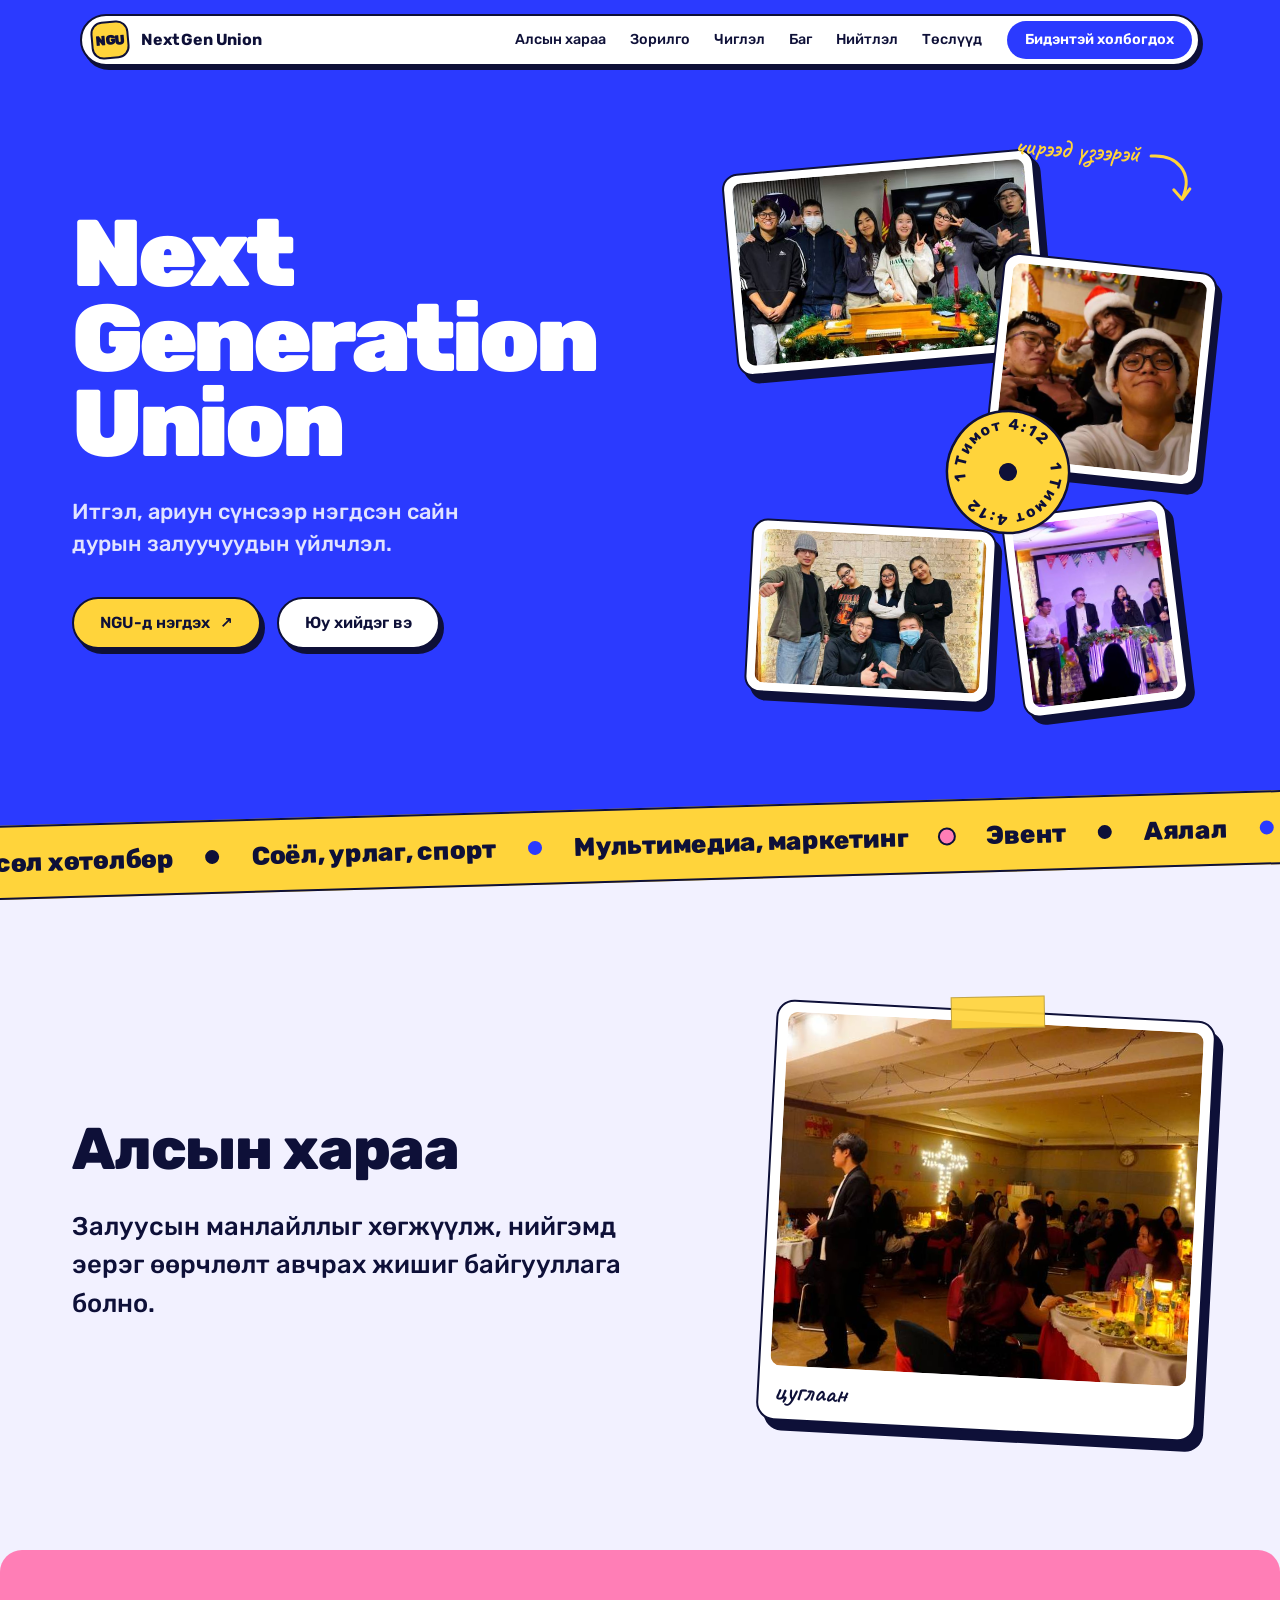
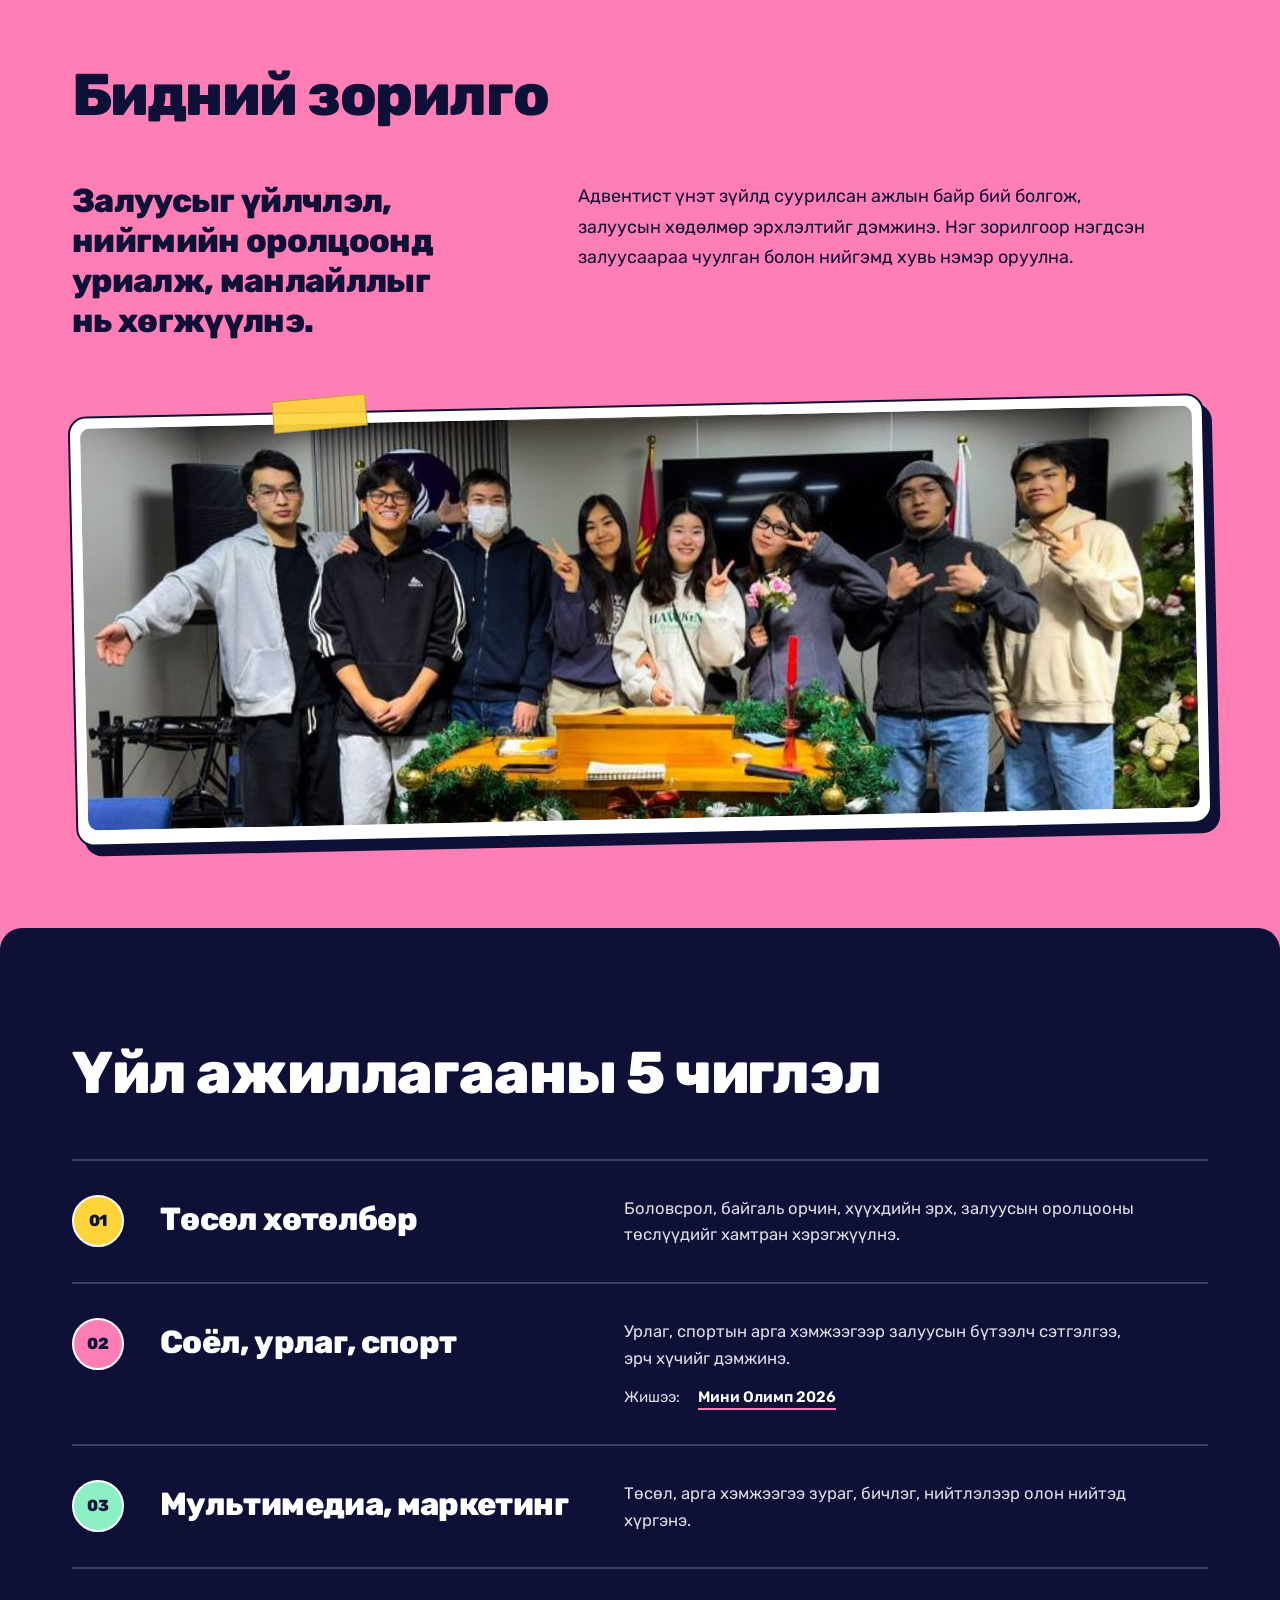
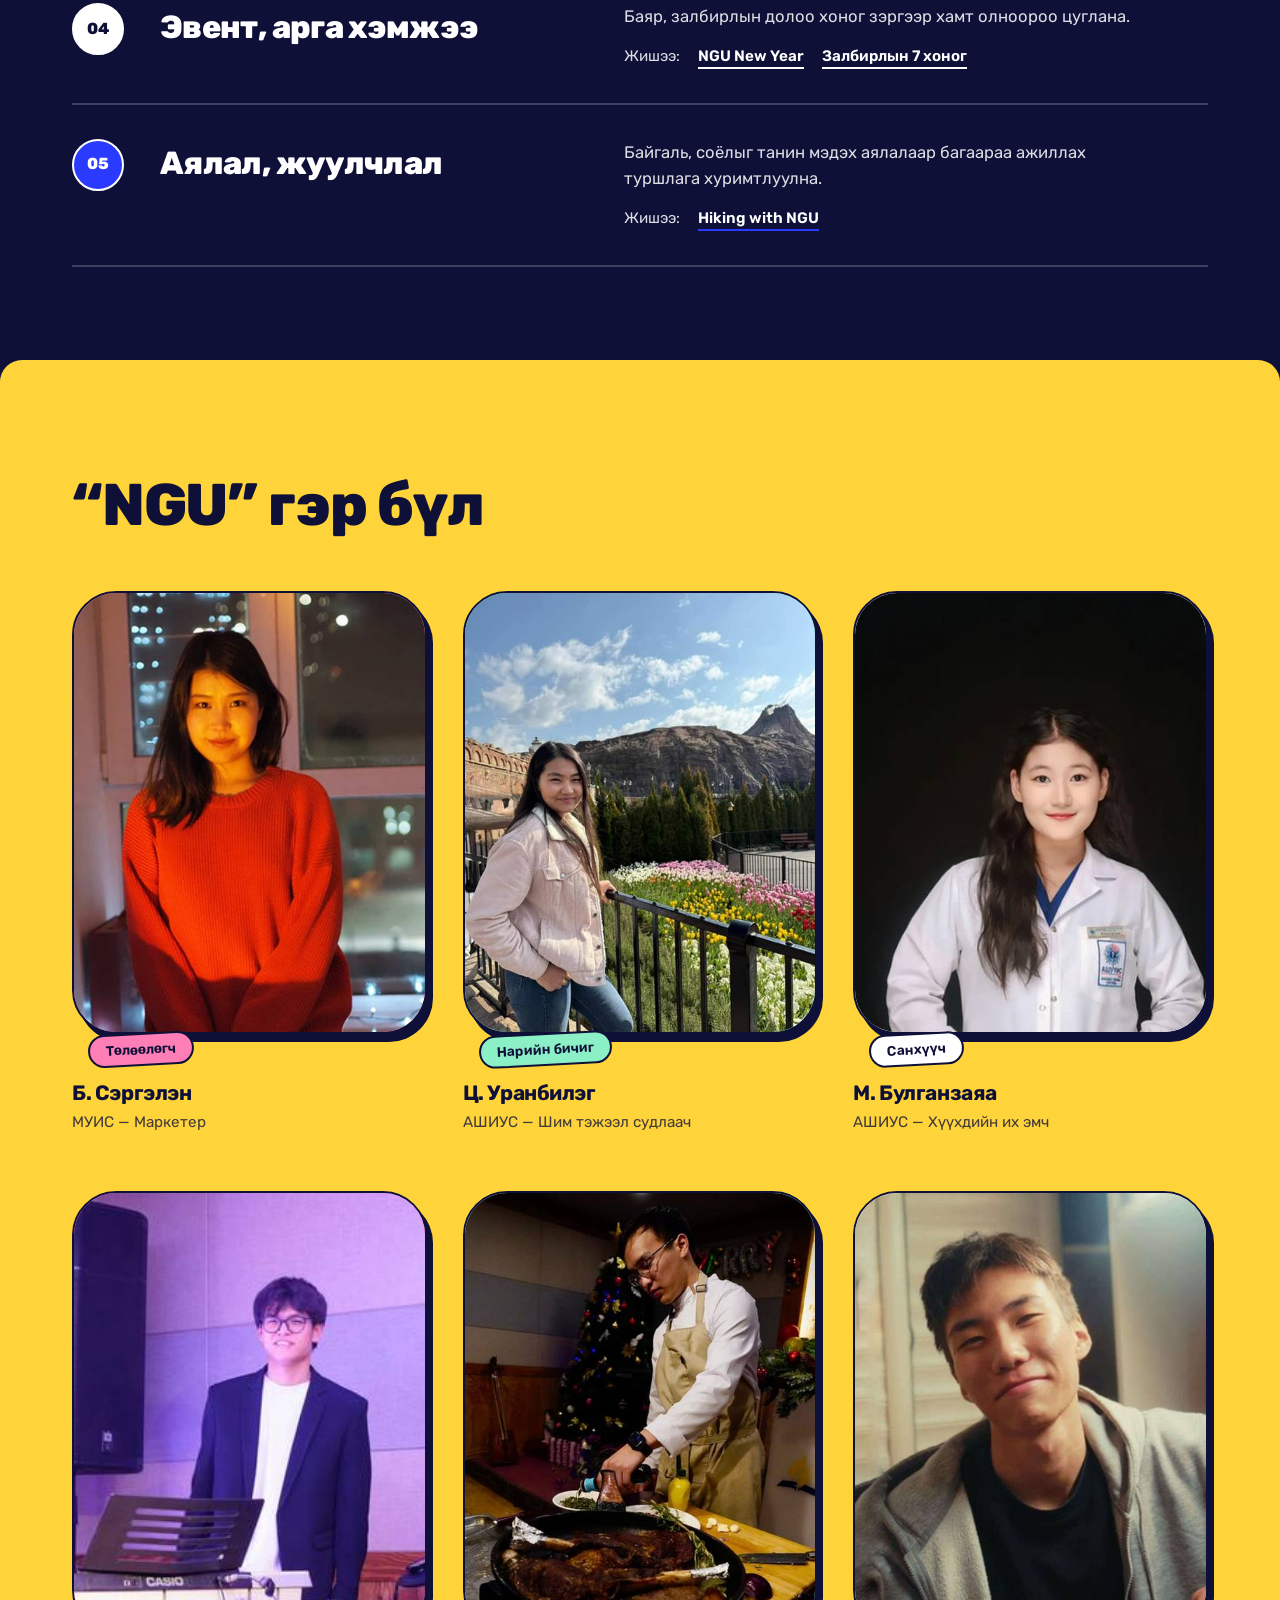
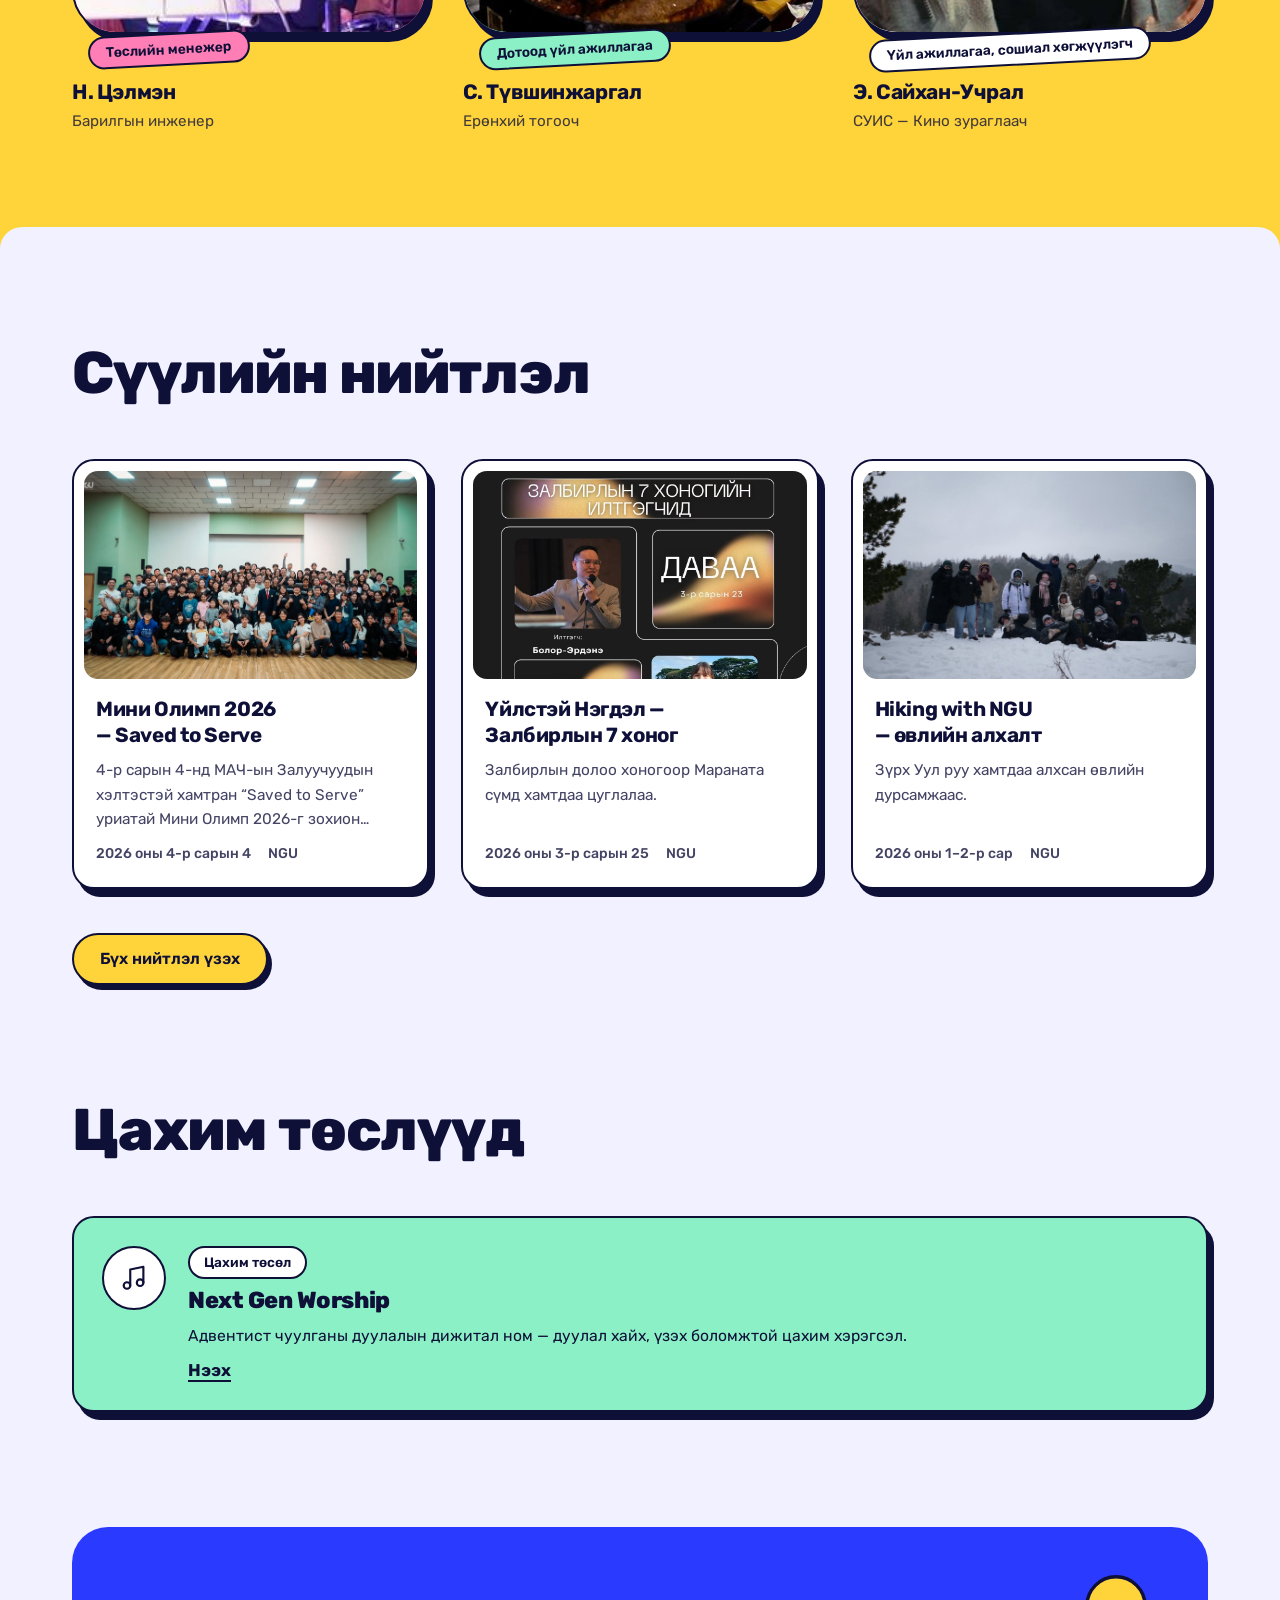
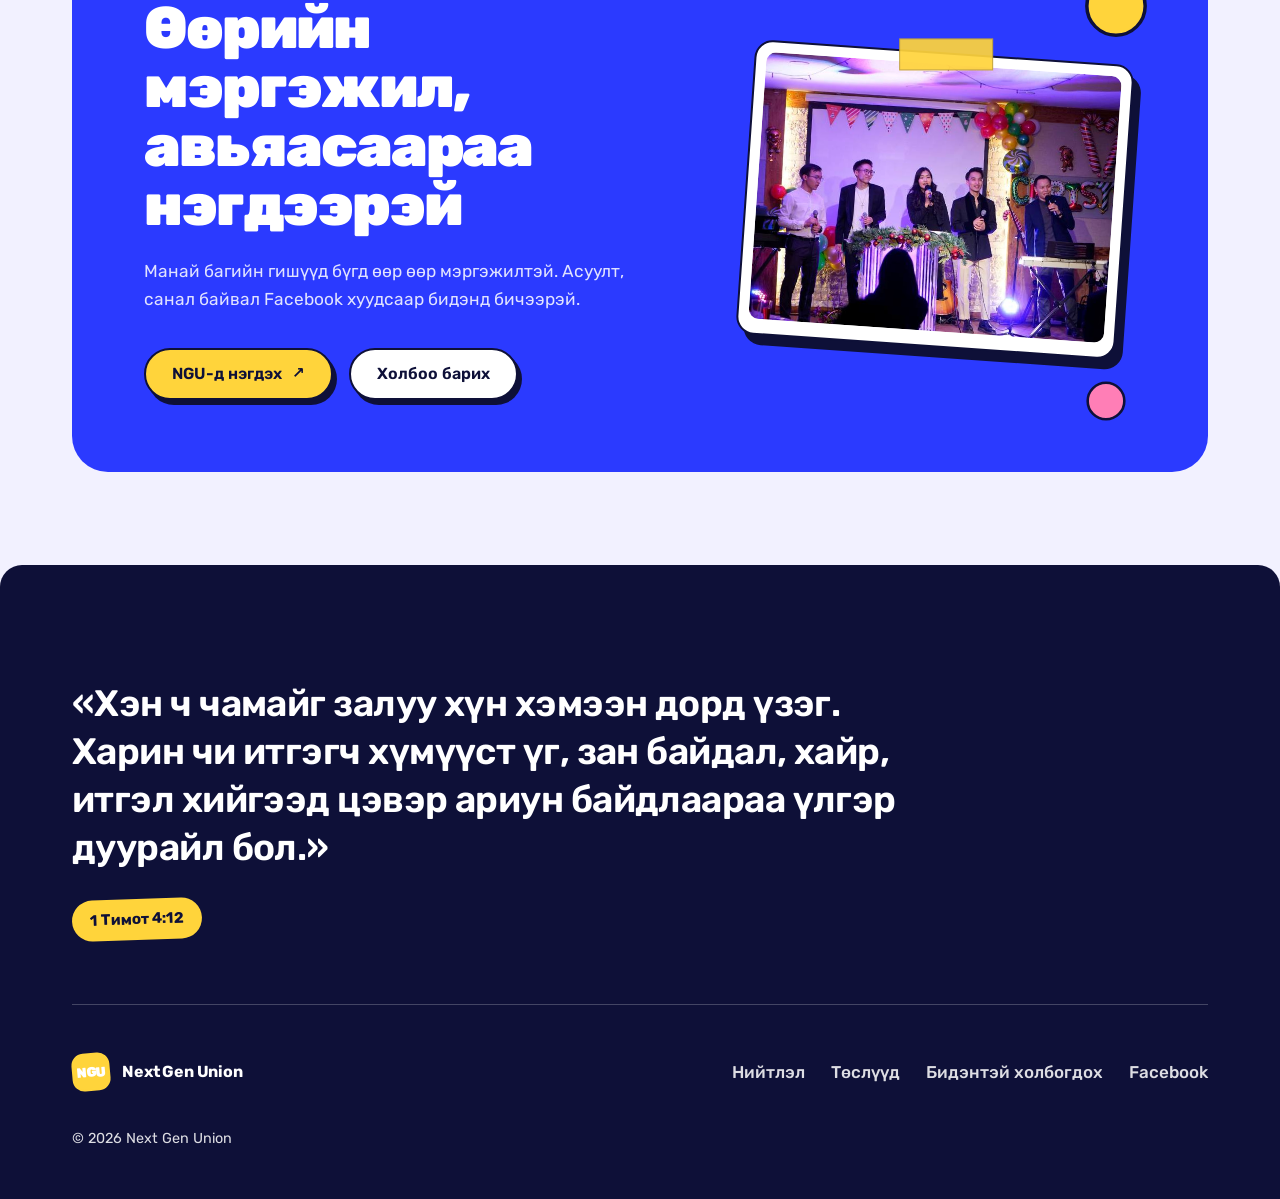
<file: index.html>
<!DOCTYPE html>
<html lang="mn" translate="no">
<head>
<meta charset="UTF-8">
<meta name="color-scheme" content="light only">
<meta name="google" content="notranslate">
<meta name="viewport" content="width=device-width, initial-scale=1.0">
<title>NGU — Next Gen Union</title>
<meta name="description" content="Next Gen Union — Оюутан, залуусын оролцоонд тулгуурласан төрийн бус байгууллага.">
<meta property="og:type" content="website">
<meta property="og:locale" content="mn_MN">
<meta property="og:title" content="NGU — Next Gen Union">
<meta property="og:description" content="Итгэл, ариун сүнсээр нэгдсэн сайн дурын залуучуудын үйлчлэл.">
<meta property="og:image" content="https://nextgenunion.github.io/images/vision.jpg">
<link rel="preload" href="fonts/rubik-cyrillic-wght-normal.woff2" as="font" type="font/woff2" crossorigin>
<link rel="icon" href="data:image/svg+xml,%3Csvg xmlns='http://www.w3.org/2000/svg' viewBox='0 0 64 64'%3E%3Crect x='5' y='5' width='54' height='54' rx='16' fill='%23FFD43B' stroke='%230E1038' stroke-width='5'/%3E%3Cpath d='M20 44V20l24 24V20' fill='none' stroke='%230E1038' stroke-width='6' stroke-linecap='round' stroke-linejoin='round'/%3E%3C/svg%3E">


<!-- Colors + fonts: css/tokens.css · Layout: css/style.css · Cards: css/cards.css -->
<link rel="stylesheet" href="css/tokens.css">
<link rel="stylesheet" href="css/style.css">
<link rel="stylesheet" href="css/cards.css">

</head>
<body>

<a class="skip-link" href="#main">Агуулга руу шилжих</a>

<nav class="nav" id="siteNav" aria-label="Үндсэн цэс">
  <div class="nav-inner">
    <a href="index.html#top" class="brand" aria-label="NGU — нүүр хуудас"><span class="mark">NGU</span><span class="word">Next Gen Union</span></a>
    <div class="nav-links" id="navLinks">
      <a href="index.html#vision">Алсын хараа</a>
      <a href="index.html#mission">Зорилго</a>
      <a href="index.html#directions">Чиглэл</a>
      <a href="index.html#team">Баг</a>
      <a href="blog/blog.html">Нийтлэл</a>
      <a href="projects/projects.html">Төслүүд</a>
      <a href="contact.html" class="mobile-cta-link">Бидэнтэй холбогдох</a>
    </div>
    <a href="contact.html" class="nav-cta">Бидэнтэй холбогдох</a>
    <button class="nav-toggle" aria-label="Цэс нээх" aria-expanded="false" aria-controls="navLinks"><span class="bars"><span></span><span></span></span></button>
  </div>
</nav>

<main id="main">

  <!-- ============ HERO ============ -->
  <header class="hero" id="top" data-bounds>
    <div class="wrap hero-grid">
      <div class="hero-copy">
        <h1 class="hero-title">Next Generation Union</h1>
        <p class="hero-lead">Итгэл, ариун сүнсээр нэгдсэн сайн дурын залуучуудын үйлчлэл.</p>
        <div class="hero-actions">
          <a href="https://www.facebook.com/nextgenerationunion" target="_blank" rel="noopener" class="btn btn-sun ext">NGU-д нэгдэх</a>
          <a href="#directions" class="btn btn-white">Юу хийдэг вэ</a>
        </div>
      </div>

      <div class="hero-board" data-board>
        <figure class="sticker st-1"><div class="frame"><img src="images/mission.jpg" alt="NGU-ийн хамт олон"></div></figure>
        <figure class="sticker st-2"><div class="frame"><img src="images/advantage-3.jpg" alt="NGU-ийн залуус Зул сарын малгайтай"></div></figure>
        <figure class="sticker st-3"><div class="frame"><img src="images/advantage-1.jpg" alt="NGU-ийн багийнхан"></div></figure>
        <figure class="sticker st-4"><div class="frame"><img src="images/advantage-2.jpg" alt="NGU-ийн арга хэмжээний тайз"></div></figure>

        <svg class="hero-badge" viewBox="0 0 128 128" aria-hidden="true">
          <circle class="disc" cx="64" cy="64" r="61"/>
          <defs><path id="ring" d="M64,64 m-43,0 a43,43 0 1,1 86,0 a43,43 0 1,1 -86,0"/></defs>
          <text><textPath href="#ring" textLength="264" lengthAdjust="spacing">1 Тимот 4:12&#160;&#160;&#160;&#160;1 Тимот 4:12&#160;&#160;&#160;</textPath></text>
          <circle cx="64" cy="64" r="9" fill="#0E1038"/>
        </svg>
        <div class="hero-note" aria-hidden="true">
          <span>чирээд үзээрэй</span>
          <svg viewBox="0 0 54 54" fill="none" stroke="#FFD43B" stroke-width="3" stroke-linecap="round" stroke-linejoin="round"><path d="M6 6C32 2 50 20 40 46"/><path d="M31 38l9 9 7-11"/></svg>
        </div>
      </div>
    </div>
  </header>

  <div class="ticker-wrap" aria-hidden="true">
    <div class="ticker"><div class="ticker-track">
      <div class="ticker-set"><span>Төсөл хөтөлбөр</span><span>Соёл, урлаг, спорт</span><span>Мультимедиа, маркетинг</span><span>Эвент</span><span>Аялал</span><span>Төсөл хөтөлбөр</span><span>Соёл, урлаг, спорт</span><span>Мультимедиа, маркетинг</span><span>Эвент</span><span>Аялал</span></div>
      <div class="ticker-set"><span>Төсөл хөтөлбөр</span><span>Соёл, урлаг, спорт</span><span>Мультимедиа, маркетинг</span><span>Эвент</span><span>Аялал</span><span>Төсөл хөтөлбөр</span><span>Соёл, урлаг, спорт</span><span>Мультимедиа, маркетинг</span><span>Эвент</span><span>Аялал</span></div>
    </div></div>
  </div>

  <!-- ============ VISION ============ -->
  <section class="vision" id="vision">
    <div class="wrap vision-grid">
      <div>
        <h2 class="sec-title">Алсын хараа</h2>
        <p class="vision-text">Залуусын манлайллыг хөгжүүлж, нийгэмд эерэг өөрчлөлт авчрах жишиг байгууллага болно.</p>
      </div>
      <figure class="polaroid">
        <img src="images/vision.jpg" alt="NGU-ийн хамт олны цуглаан" loading="lazy">
        <figcaption>цуглаан</figcaption>
      </figure>
    </div>
  </section>

  <!-- ============ MISSION ============ -->
  <section class="sheet mission" id="mission">
    <div class="wrap">
      <h2 class="sec-title sec-head">Бидний зорилго</h2>
      <div class="mission-cols">
        <p class="mission-lead">Залуусыг үйлчлэл, нийгмийн оролцоонд уриалж, манлайллыг нь хөгжүүлнэ.</p>
        <p class="mission-text">Адвентист үнэт зүйлд суурилсан ажлын байр бий болгож, залуусын хөдөлмөр эрхлэлтийг дэмжинэ. Нэг зорилгоор нэгдсэн залуусаараа чуулган болон нийгэмд хувь нэмэр оруулна.</p>
      </div>
      <figure class="polaroid">
        <img src="images/mission.jpg" alt="NGU багийнхан илтгэл тавьж буй нь" loading="lazy">
      </figure>
    </div>
  </section>

  <!-- ============ DIRECTIONS ============ -->
  <section class="sheet directions on-dark" id="directions">
    <div class="wrap">
      <h2 class="sec-title sec-head">Үйл ажиллагааны 5 чиглэл</h2>
      <ol class="dir-list">
        <li class="dir-row" style="--c:var(--sun)">
          <span class="dir-num" aria-hidden="true">01</span>
          <h3>Төсөл хөтөлбөр</h3>
          <div class="dir-body">
            <p>Боловсрол, байгаль орчин, хүүхдийн эрх, залуусын оролцооны төслүүдийг хамтран хэрэгжүүлнэ.</p>
          </div>
        </li>
        <li class="dir-row" style="--c:var(--pink)">
          <span class="dir-num" aria-hidden="true">02</span>
          <h3>Соёл, урлаг, спорт</h3>
          <div class="dir-body">
            <p>Урлаг, спортын арга хэмжээгээр залуусын бүтээлч сэтгэлгээ, эрч хүчийг дэмжинэ.</p>
          <p class="dir-more"><span>Жишээ:</span> <a href="blog/post.html?slug=mini-olympics-2026">Мини Олимп 2026</a></p>
          </div>
        </li>
        <li class="dir-row" style="--c:var(--mint)">
          <span class="dir-num" aria-hidden="true">03</span>
          <h3>Мультимедиа, маркетинг</h3>
          <div class="dir-body">
            <p>Төсөл, арга хэмжээгээ зураг, бичлэг, нийтлэлээр олон нийтэд хүргэнэ.</p>
          </div>
        </li>
        <li class="dir-row" style="--c:var(--white)">
          <span class="dir-num" aria-hidden="true">04</span>
          <h3>Эвент, арга хэмжээ</h3>
          <div class="dir-body">
            <p>Баяр, залбирлын долоо хоног зэргээр хамт олноороо цуглана.</p>
          <p class="dir-more"><span>Жишээ:</span> <a href="blog/post.html?slug=ngu-new-year-2025">NGU New Year</a> <a href="blog/post.html?slug=prayer-week-2026">Залбирлын 7 хоног</a></p>
          </div>
        </li>
        <li class="dir-row" style="--c:var(--blue)">
          <span class="dir-num" aria-hidden="true">05</span>
          <h3>Аялал, жуулчлал</h3>
          <div class="dir-body">
            <p>Байгаль, соёлыг танин мэдэх аялалаар багаараа ажиллах туршлага хуримтлуулна.</p>
          <p class="dir-more"><span>Жишээ:</span> <a href="blog/post.html?slug=winter-hiking-2026">Hiking with NGU</a></p>
          </div>
        </li>
      </ol>
    </div>
  </section>

  <!-- ============ TEAM ============ -->
  <section class="sheet team" id="team">
    <div class="wrap">
      <h2 class="sec-title sec-head">“NGU” гэр бүл</h2>
      <div class="team-grid">

        <article class="member" style="--pos:50% 18%">
          <div class="member-photo"><img src="images/team-sergelen.jpg" alt="Б. Сэргэлэн" loading="lazy"></div>
          <span class="role">Төлөөлөгч</span>
          <h3>Б. Сэргэлэн</h3>
          <div class="field">МУИС — Маркетер</div>
        </article>

        <article class="member" style="--pos:50% 22%">
          <div class="member-photo"><img src="images/team-uranbileg.jpg" alt="Ц. Уранбилэг" loading="lazy"></div>
          <span class="role">Нарийн бичиг</span>
          <h3>Ц. Уранбилэг</h3>
          <div class="field">АШИУС — Шим тэжээл судлаач</div>
        </article>

        <article class="member" style="--pos:50% 30%">
          <div class="member-photo"><img src="images/team-bulganzaya.jpg" alt="М. Булганзаяа" loading="lazy"></div>
          <span class="role">Санхүүч</span>
          <h3>М. Булганзаяа</h3>
          <div class="field">АШИУС — Хүүхдийн их эмч</div>
        </article>

        <article class="member" style="--pos:72% 40%">
          <div class="member-photo"><img src="images/team-tuvshinjargal.jpg" alt="Н. Цэлмэн" loading="lazy"></div>
          <span class="role">Төслийн менежер</span>
          <h3>Н. Цэлмэн</h3>
          <div class="field">Барилгын инженер</div>
        </article>

        <article class="member" style="--pos:50% 28%">
          <div class="member-photo"><img src="images/team-tselmen.jpg" alt="С. Түвшинжаргал" loading="lazy"></div>
          <span class="role">Дотоод үйл ажиллагаа</span>
          <h3>С. Түвшинжаргал</h3>
          <div class="field">Ерөнхий тогооч</div>
        </article>

        <article class="member" style="--pos:50% 30%">
          <div class="member-photo"><img src="images/team-saikhan-uchral.jpg" alt="Э. Сайхан-Учрал" loading="lazy"></div>
          <span class="role">Үйл ажиллагаа, сошиал хөгжүүлэгч</span>
          <h3>Э. Сайхан-Учрал</h3>
          <div class="field">СУИС — Кино зураглаач</div>
        </article>

      </div>
    </div>
  </section>

  <!-- ============ LATEST POSTS ============ -->
  <section class="sheet latest" id="blog">
    <div class="wrap">
      <h2 class="sec-title sec-head">Сүүлийн нийтлэл</h2>
  <div id="latestPostsGrid" class="post-grid" aria-live="polite" aria-busy="true"></div>
      <div class="more-row"><a href="blog/blog.html" class="btn btn-sun">Бүх нийтлэл үзэх</a></div>
    </div>
  </section>

  <!-- ============ PROJECTS ============ -->
  <section class="latest projects-teaser" id="projects">
    <div class="wrap">
      <h2 class="sec-title sec-head">Цахим төслүүд</h2>
      <div id="projectsGrid" class="project-grid"></div>
      <div class="more-row" id="projectsMore" hidden><a href="projects/projects.html" class="btn btn-sun">Бүх төслүүд үзэх</a></div>
    </div>
  </section>

  <!-- ============ CONTACT ============ -->
  <section class="cta-section" id="contact">
    <div class="wrap">
      <div class="cta-panel">
        <svg class="cta-star a" viewBox="0 0 24 24" aria-hidden="true"><circle cx="12" cy="12" r="10" fill="#FFD43B" stroke="#0E1038" stroke-width="1.2"/></svg>
        <svg class="cta-star b" viewBox="0 0 24 24" aria-hidden="true"><circle cx="12" cy="12" r="10" fill="#FF7EB6" stroke="#0E1038" stroke-width="1.4"/></svg>
        <div>
          <h2 class="cta-title">Өөрийн мэргэжил, авьяасаараа нэгдээрэй</h2>
          <p>Манай багийн гишүүд бүгд өөр өөр мэргэжилтэй. Асуулт, санал байвал Facebook хуудсаар бидэнд бичээрэй.</p>
          <div class="cta-actions">
            <a href="https://www.facebook.com/nextgenerationunion" target="_blank" rel="noopener" class="btn btn-sun ext">NGU-д нэгдэх</a>
            <a href="contact.html" class="btn btn-white">Холбоо барих</a>
          </div>
        </div>
        <figure class="polaroid">
          <img src="images/contact-bg.jpg" alt="NGU-ийн арга хэмжээ" loading="lazy">
        </figure>
      </div>
    </div>
  </section>

  <!-- ============ SCRIPTURE ============ -->
  <section class="sheet scripture">
    <div class="wrap scripture-inner">
      <p class="scripture-text">«Хэн ч чамайг залуу хүн хэмээн дорд үзэг. Харин чи итгэгч хүмүүст үг, зан байдал, хайр, итгэл хийгээд цэвэр ариун байдлаараа үлгэр дуурайл бол.»</p>
      <span class="scripture-ref">1 Тимот 4:12</span>
    </div>
  </section>

</main>

<footer>
  <div class="wrap">
    <div class="foot-top">
      <a href="index.html#top" class="brand" aria-label="NGU — нүүр хуудас"><span class="mark">NGU</span><span class="word">Next Gen Union</span></a>
      <nav class="foot-links" aria-label="Хөлийн цэс">
        <a href="blog/blog.html">Нийтлэл</a>
        <a href="projects/projects.html">Төслүүд</a>
        <a href="contact.html">Бидэнтэй холбогдох</a>
        <a href="https://www.facebook.com/nextgenerationunion" target="_blank" rel="noopener">Facebook</a>
      </nav>
    </div>
    <div class="foot-bottom">
      <span>© 2026 Next Gen Union</span>
    </div>
  </div>
</footer>

<script src="js/main.js"></script>

<!-- Blog data + "latest posts" teaser -->
<script>window.NGU_BLOG_BASE = 'blog/';</script>
<script src="blog/posts-manifest.js"></script>
<script src="blog/blog-helpers.js"></script>
<script src="blog/blog-loader.js"></script>
<script>
  function renderLatestPosts(){
    var grid = document.getElementById('latestPostsGrid');
    if (!grid) return;
    var latest = nguSortedPosts().slice(0, 3);
    if (latest.length) {
      grid.innerHTML = latest.map(function(post){ return nguPostCardHTML(post, window.NGU_BLOG_BASE); }).join('');
      grid.setAttribute('aria-busy', window.NGU_POSTS_READY ? 'false' : 'true');
    } else if (window.NGU_POSTS_READY) {
      grid.innerHTML = '<p class="post-empty">Одоогоор нийтлэл алга байна.</p>';
      grid.setAttribute('aria-busy', 'false');
    }
  }
  document.addEventListener('ngu:post-added', renderLatestPosts);
  document.addEventListener('ngu:posts-ready', renderLatestPosts);
  renderLatestPosts();
</script>

<!-- Projects data + homepage teaser -->
<script src="projects/projects-data.js"></script>
<script src="projects/render-projects.js"></script>
</body>
</html>
</file>
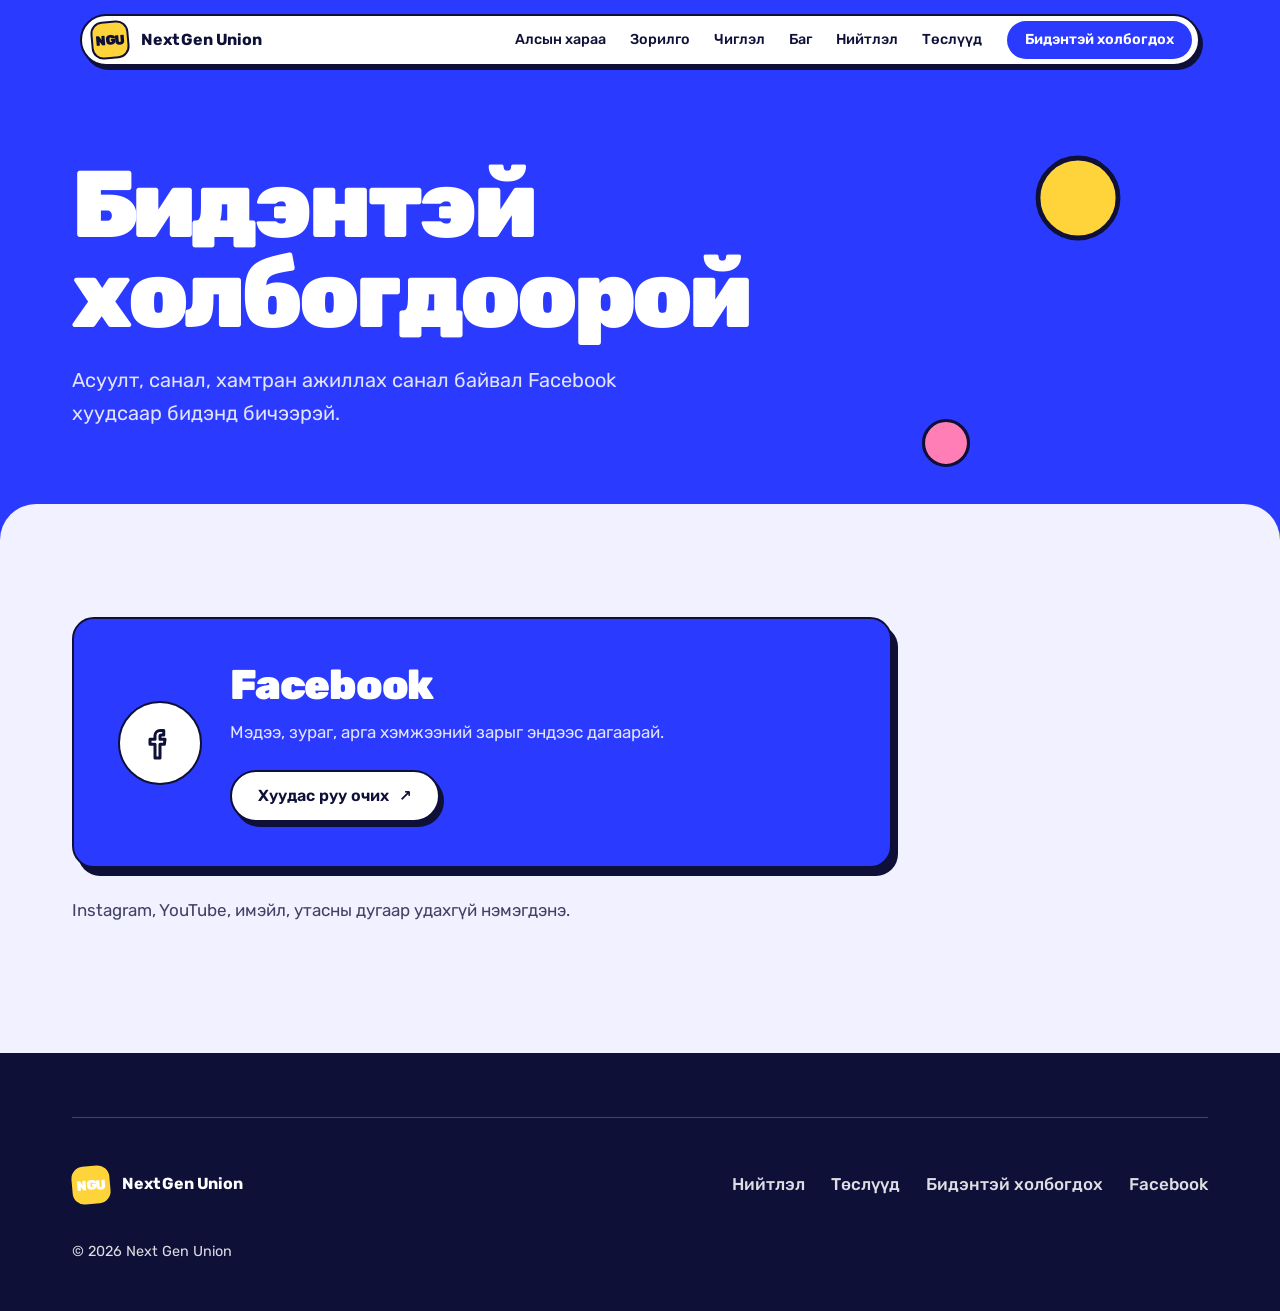
<file: contact.html>
<!DOCTYPE html>
<html lang="mn" translate="no">
<head>
<meta charset="UTF-8">
<meta name="color-scheme" content="light only">
<meta name="google" content="notranslate">
<meta name="viewport" content="width=device-width, initial-scale=1.0">
<title>Холбоо барих — NGU</title>
<meta name="description" content="NGU — Next Gen Union-тэй холбоо барих: Facebook хуудсаар дамжуулан.">
<link rel="preload" href="fonts/rubik-cyrillic-wght-normal.woff2" as="font" type="font/woff2" crossorigin>
<link rel="icon" href="data:image/svg+xml,%3Csvg xmlns='http://www.w3.org/2000/svg' viewBox='0 0 64 64'%3E%3Crect x='5' y='5' width='54' height='54' rx='16' fill='%23FFD43B' stroke='%230E1038' stroke-width='5'/%3E%3Cpath d='M20 44V20l24 24V20' fill='none' stroke='%230E1038' stroke-width='6' stroke-linecap='round' stroke-linejoin='round'/%3E%3C/svg%3E">


<!-- Colors + fonts: css/tokens.css · Layout: css/style.css · Cards: css/cards.css -->
<link rel="stylesheet" href="css/tokens.css">
<link rel="stylesheet" href="css/style.css">
<link rel="stylesheet" href="css/cards.css">

</head>
<body>

<a class="skip-link" href="#main">Агуулга руу шилжих</a>

<nav class="nav" id="siteNav" aria-label="Үндсэн цэс">
  <div class="nav-inner">
    <a href="index.html#top" class="brand" aria-label="NGU — нүүр хуудас"><span class="mark">NGU</span><span class="word">Next Gen Union</span></a>
    <div class="nav-links" id="navLinks">
      <a href="index.html#vision">Алсын хараа</a>
      <a href="index.html#mission">Зорилго</a>
      <a href="index.html#directions">Чиглэл</a>
      <a href="index.html#team">Баг</a>
      <a href="blog/blog.html">Нийтлэл</a>
      <a href="projects/projects.html">Төслүүд</a>
      <a href="contact.html" class="mobile-cta-link">Бидэнтэй холбогдох</a>
    </div>
    <a href="contact.html" class="nav-cta">Бидэнтэй холбогдох</a>
    <button class="nav-toggle" aria-label="Цэс нээх" aria-expanded="false" aria-controls="navLinks"><span class="bars"><span></span><span></span></span></button>
  </div>
</nav>

<header class="page-hero">
  <svg class="doodle a" viewBox="0 0 24 24" aria-hidden="true"><circle cx="12" cy="12" r="10" fill="#FFD43B" stroke="#0E1038" stroke-width="1.2"/></svg>
  <svg class="doodle b" viewBox="0 0 24 24" aria-hidden="true"><circle cx="12" cy="12" r="10" fill="#FF7EB6" stroke="#0E1038" stroke-width="1.4"/></svg>
  <div class="wrap">
    <h1>Бидэнтэй холбогдоорой</h1>
    <p>Асуулт, санал, хамтран ажиллах санал байвал Facebook хуудсаар бидэнд бичээрэй.</p>
  </div>
</header>

<main id="main">
  <section class="page-body">
    <div class="wrap">
      <article class="contact-main">
        <div class="contact-icon"><svg viewBox="0 0 32 32" aria-hidden="true"><path d="M19 6h-3a4 4 0 0 0-4 4v3H8v4h4v11h4V17h3.5l.5-4h-4v-2.5a1 1 0 0 1 1-1H19z"/></svg></div>
        <div>
          <h2>Facebook</h2>
          <p>Мэдээ, зураг, арга хэмжээний зарыг эндээс дагаарай.</p>
          <a href="https://www.facebook.com/nextgenerationunion" target="_blank" rel="noopener" class="btn btn-white ext">Хуудас руу очих</a>
        </div>
      </article>
      <p class="contact-soon">Instagram, YouTube, имэйл, утасны дугаар удахгүй нэмэгдэнэ.</p>
      <!--
        When real details exist, add them here, e.g.
        <p><a class="value" href="mailto:info@yourdomain.mn">info@yourdomain.mn</a></p>
        <p><a class="value" href="tel:+976XXXXXXXX">+976 XXXX XXXX</a></p>
        For Instagram / YouTube, copy the Facebook card above and change the link and text.
        Then delete the "удахгүй нэмэгдэнэ" line.
      -->
    </div>
  </section>
</main>

<footer>
  <div class="wrap">
    <div class="foot-top">
      <a href="index.html#top" class="brand" aria-label="NGU — нүүр хуудас"><span class="mark">NGU</span><span class="word">Next Gen Union</span></a>
      <nav class="foot-links" aria-label="Хөлийн цэс">
        <a href="blog/blog.html">Нийтлэл</a>
        <a href="projects/projects.html">Төслүүд</a>
        <a href="contact.html">Бидэнтэй холбогдох</a>
        <a href="https://www.facebook.com/nextgenerationunion" target="_blank" rel="noopener">Facebook</a>
      </nav>
    </div>
    <div class="foot-bottom">
      <span>© 2026 Next Gen Union</span>
    </div>
  </div>
</footer>

<script src="js/main.js"></script>
</body>
</html>
</file>
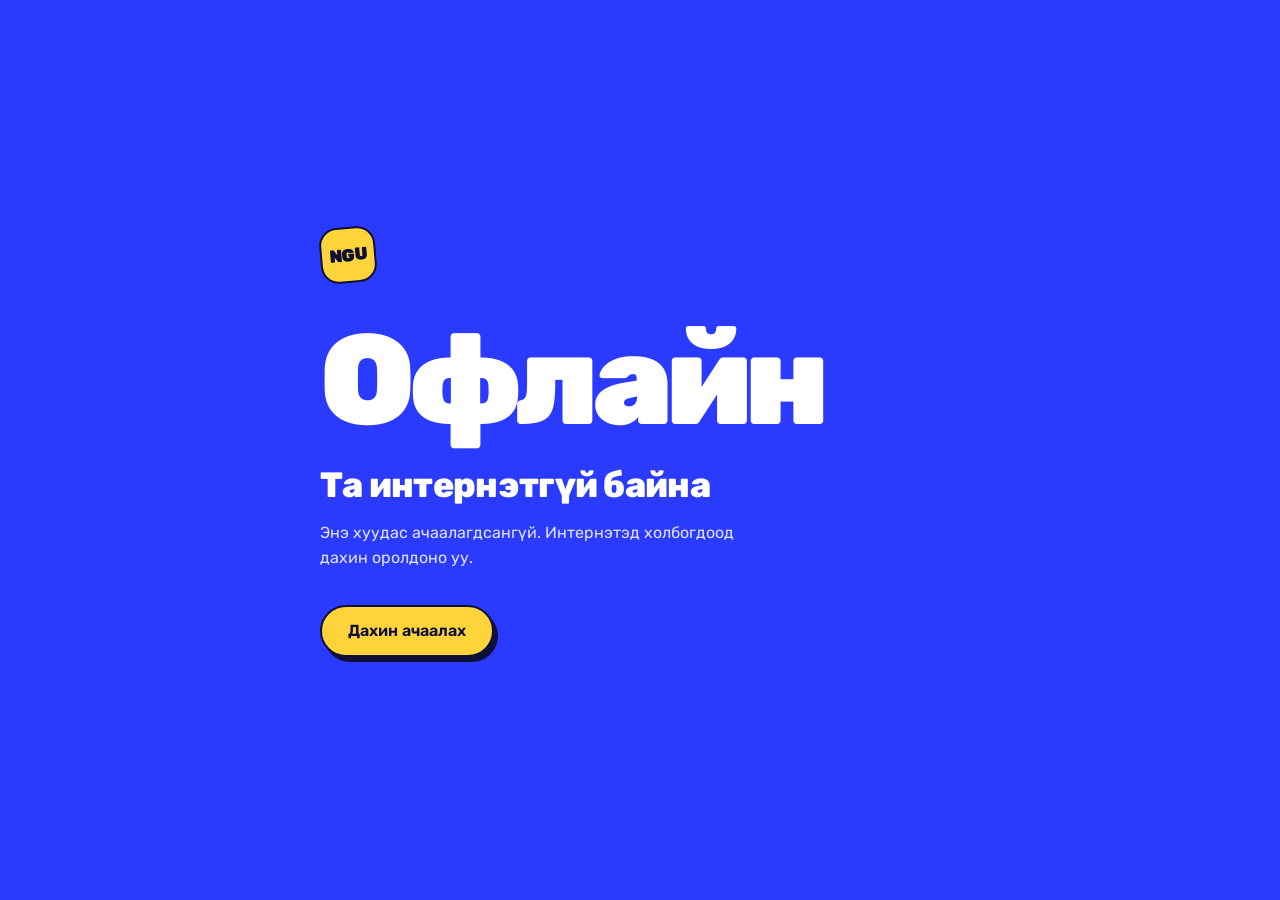
<file: offline.html>
<!DOCTYPE html>
<html lang="mn" translate="no">
<head>
<meta charset="UTF-8">
<meta name="color-scheme" content="light only">
<meta name="google" content="notranslate">
<meta name="viewport" content="width=device-width, initial-scale=1.0">
<title>Офлайн — NGU</title>
<meta name="robots" content="noindex">
<link rel="icon" href="data:image/svg+xml,%3Csvg xmlns='http://www.w3.org/2000/svg' viewBox='0 0 64 64'%3E%3Crect x='5' y='5' width='54' height='54' rx='16' fill='%23FFD43B' stroke='%230E1038' stroke-width='5'/%3E%3Cpath d='M20 44V20l24 24V20' fill='none' stroke='%230E1038' stroke-width='6' stroke-linecap='round' stroke-linejoin='round'/%3E%3C/svg%3E">
<!--
  Shown by sw-root.js instead of Chrome's offline page when a page of this
  website cannot be loaded. It is served in place of ANY page address, so it
  must not use relative links: everything is an absolute "/…" path, and the
  styles are inline (a copy of the few rules it needs from css/tokens.css and
  css/style.css) so it does not depend on other files loading. The three Rubik
  font files are saved by sw-root.js together with this page.
-->
<style>
  @font-face{font-family:'Rubik';font-style:normal;font-display:swap;font-weight:300 900;src:url(/fonts/rubik-cyrillic-ext-wght-normal.woff2) format('woff2');unicode-range:U+0460-052F,U+1C80-1C8A,U+20B4,U+2DE0-2DFF,U+A640-A69F,U+FE2E-FE2F;}
  @font-face{font-family:'Rubik';font-style:normal;font-display:swap;font-weight:300 900;src:url(/fonts/rubik-cyrillic-wght-normal.woff2) format('woff2');unicode-range:U+0301,U+0400-045F,U+0490-0491,U+04B0-04B1,U+2116;}
  @font-face{font-family:'Rubik';font-style:normal;font-display:swap;font-weight:300 900;src:url(/fonts/rubik-latin-wght-normal.woff2) format('woff2');unicode-range:U+0000-00FF,U+0131,U+0152-0153,U+02BB-02BC,U+02C6,U+02DA,U+02DC,U+0304,U+0308,U+0329,U+2000-206F,U+20AC,U+2122,U+2191,U+2193,U+2212,U+2215,U+FEFF,U+FFFD;}
  :root{
    color-scheme:light only;
    --blue:#2B3AFF; --sun:#FFD43B; --navy:#0E1038; --white:#FFFFFF;
    --white-soft:rgba(255,255,255,.86);
    --line:2.5px; --lift-sm:4px 5px 0 var(--navy);
    --font:'Rubik', system-ui, -apple-system, 'Segoe UI', Arial, sans-serif;
  }
  *{box-sizing:border-box;}
  html,body{margin:0;min-height:100%;}
  body{
    min-height:100vh;background:var(--blue);color:var(--white);font-family:var(--font);
    display:flex;flex-direction:column;justify-content:center;
    padding:32px 28px calc(48px + env(safe-area-inset-bottom));
  }
  main{max-width:640px;margin:0 auto;width:100%;}
  .mark{
    display:grid;place-items:center;width:56px;height:56px;margin-bottom:40px;
    background:var(--sun);color:var(--navy);border:var(--line) solid var(--navy);border-radius:18px;
    font-weight:900;font-size:1.1rem;letter-spacing:-.03em;transform:rotate(-5deg);
  }
  .code{font-weight:900;font-size:clamp(3.6rem,17vw,8rem);line-height:.9;letter-spacing:-.05em;}
  h1{margin:26px 0 0;font-weight:800;font-size:clamp(1.5rem,5vw,2.2rem);line-height:1.15;letter-spacing:-.02em;}
  p{margin:16px 0 0;max-width:44ch;color:var(--white-soft);line-height:1.55;}
  .actions{display:flex;flex-wrap:wrap;gap:16px;margin-top:34px;}
  .btn{
    display:inline-flex;align-items:center;justify-content:center;
    font-family:var(--font);font-weight:600;font-size:1rem;line-height:1;text-decoration:none;
    padding:16px 26px;border-radius:999px;border:var(--line) solid var(--navy);
    background:var(--white);color:var(--navy);box-shadow:var(--lift-sm);cursor:pointer;
    transition:transform .15s ease, box-shadow .15s ease;
  }
  .btn:hover{transform:translate(2px,3px);box-shadow:2px 2px 0 var(--navy);}
  .btn:active{transform:translate(4px,5px);box-shadow:0 0 0 var(--navy);}
  .btn-sun{background:var(--sun);}
  #app{display:none;}
  .btn:focus-visible{outline:3px solid var(--sun);outline-offset:3px;}
  @media (max-width:560px){ .actions .btn{flex:1 1 100%;} }
</style>
</head>
<body>
<main>
  <div class="mark" aria-hidden="true">NGU</div>
  <div class="code" aria-hidden="true">Офлайн</div>
  <h1>Та интернэтгүй байна</h1>
  <p>Энэ хуудас ачаалагдсангүй. Интернэтэд холбогдоод дахин оролдоно уу.</p>
  <div class="actions">
    <button type="button" class="btn btn-sun" id="reload">Дахин ачаалах</button>
    <a class="btn" id="app" href="/ngworship/">Дууны номыг нээх</a>
  </div>
</main>
<script>
  document.getElementById('reload').addEventListener('click', function () { location.reload(); });
  // The songbook app works without a connection, but only if it was opened
  // once on this device: offer it only then (its saved copy is in Cache Storage).
  try {
    caches.keys().then(function (keys) {
      if (keys.some(function (k) { return k.indexOf('songbook-') === 0; })) {
        document.getElementById('app').style.display = 'inline-flex';
      }
    }).catch(function () {});
  } catch (e) { /* no Cache Storage: the button stays hidden */ }
</script>
</body>
</html>
</file>
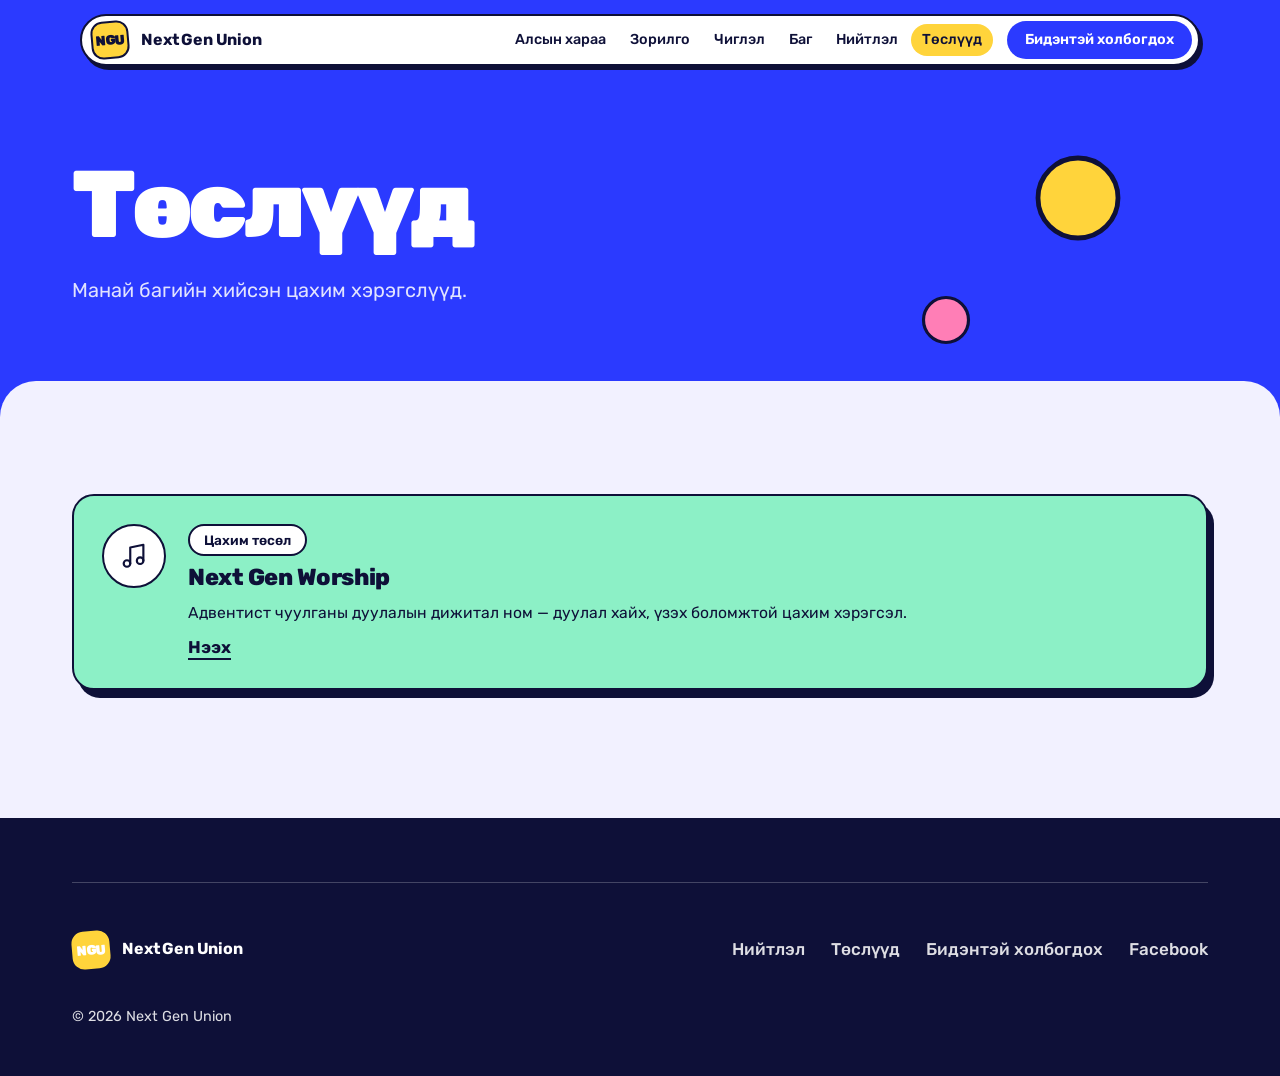
<file: projects/projects.html>
<!DOCTYPE html>
<html lang="mn" translate="no">
<head>
<meta charset="UTF-8">
<meta name="color-scheme" content="light only">
<meta name="google" content="notranslate">
<meta name="viewport" content="width=device-width, initial-scale=1.0">
<title>Төслүүд — NGU</title>
<meta name="description" content="NGU — Next Gen Union-ийн хэрэгжүүлж буй цахим төслүүд.">
<link rel="preload" href="../fonts/rubik-cyrillic-wght-normal.woff2" as="font" type="font/woff2" crossorigin>
<link rel="icon" href="data:image/svg+xml,%3Csvg xmlns='http://www.w3.org/2000/svg' viewBox='0 0 64 64'%3E%3Crect x='5' y='5' width='54' height='54' rx='16' fill='%23FFD43B' stroke='%230E1038' stroke-width='5'/%3E%3Cpath d='M20 44V20l24 24V20' fill='none' stroke='%230E1038' stroke-width='6' stroke-linecap='round' stroke-linejoin='round'/%3E%3C/svg%3E">


<!-- Colors + fonts: css/tokens.css · Layout: css/style.css · Cards: css/cards.css -->
<link rel="stylesheet" href="../css/tokens.css">
<link rel="stylesheet" href="../css/style.css">
<link rel="stylesheet" href="../css/cards.css">

</head>
<body>

<a class="skip-link" href="#main">Агуулга руу шилжих</a>

<nav class="nav" id="siteNav" aria-label="Үндсэн цэс">
  <div class="nav-inner">
    <a href="../index.html#top" class="brand" aria-label="NGU — нүүр хуудас"><span class="mark">NGU</span><span class="word">Next Gen Union</span></a>
    <div class="nav-links" id="navLinks">
      <a href="../index.html#vision">Алсын хараа</a>
      <a href="../index.html#mission">Зорилго</a>
      <a href="../index.html#directions">Чиглэл</a>
      <a href="../index.html#team">Баг</a>
      <a href="../blog/blog.html">Нийтлэл</a>
      <a href="../projects/projects.html" aria-current="page">Төслүүд</a>
      <a href="../contact.html" class="mobile-cta-link">Бидэнтэй холбогдох</a>
    </div>
    <a href="../contact.html" class="nav-cta">Бидэнтэй холбогдох</a>
    <button class="nav-toggle" aria-label="Цэс нээх" aria-expanded="false" aria-controls="navLinks"><span class="bars"><span></span><span></span></span></button>
  </div>
</nav>

<header class="page-hero">
  <svg class="doodle a" viewBox="0 0 24 24" aria-hidden="true"><circle cx="12" cy="12" r="10" fill="#FFD43B" stroke="#0E1038" stroke-width="1.2"/></svg>
  <svg class="doodle b" viewBox="0 0 24 24" aria-hidden="true"><circle cx="12" cy="12" r="10" fill="#FF7EB6" stroke="#0E1038" stroke-width="1.4"/></svg>
  <div class="wrap">
    <h1>Төслүүд</h1>
    <p>Манай багийн хийсэн цахим хэрэгслүүд.</p>
  </div>
</header>

<main id="main">
  <section class="page-body">
    <div class="wrap">
      <div id="projectsGrid" class="project-grid"></div>
    </div>
  </section>
</main>

<footer>
  <div class="wrap">
    <div class="foot-top">
      <a href="../index.html#top" class="brand" aria-label="NGU — нүүр хуудас"><span class="mark">NGU</span><span class="word">Next Gen Union</span></a>
      <nav class="foot-links" aria-label="Хөлийн цэс">
        <a href="../blog/blog.html">Нийтлэл</a>
        <a href="../projects/projects.html">Төслүүд</a>
        <a href="../contact.html">Бидэнтэй холбогдох</a>
        <a href="https://www.facebook.com/nextgenerationunion" target="_blank" rel="noopener">Facebook</a>
      </nav>
    </div>
    <div class="foot-bottom">
      <span>© 2026 Next Gen Union</span>
    </div>
  </div>
</footer>

<script src="projects-data.js"></script>
<script src="render-projects.js"></script>
<script src="../js/main.js"></script>
</body>
</html>
</file>
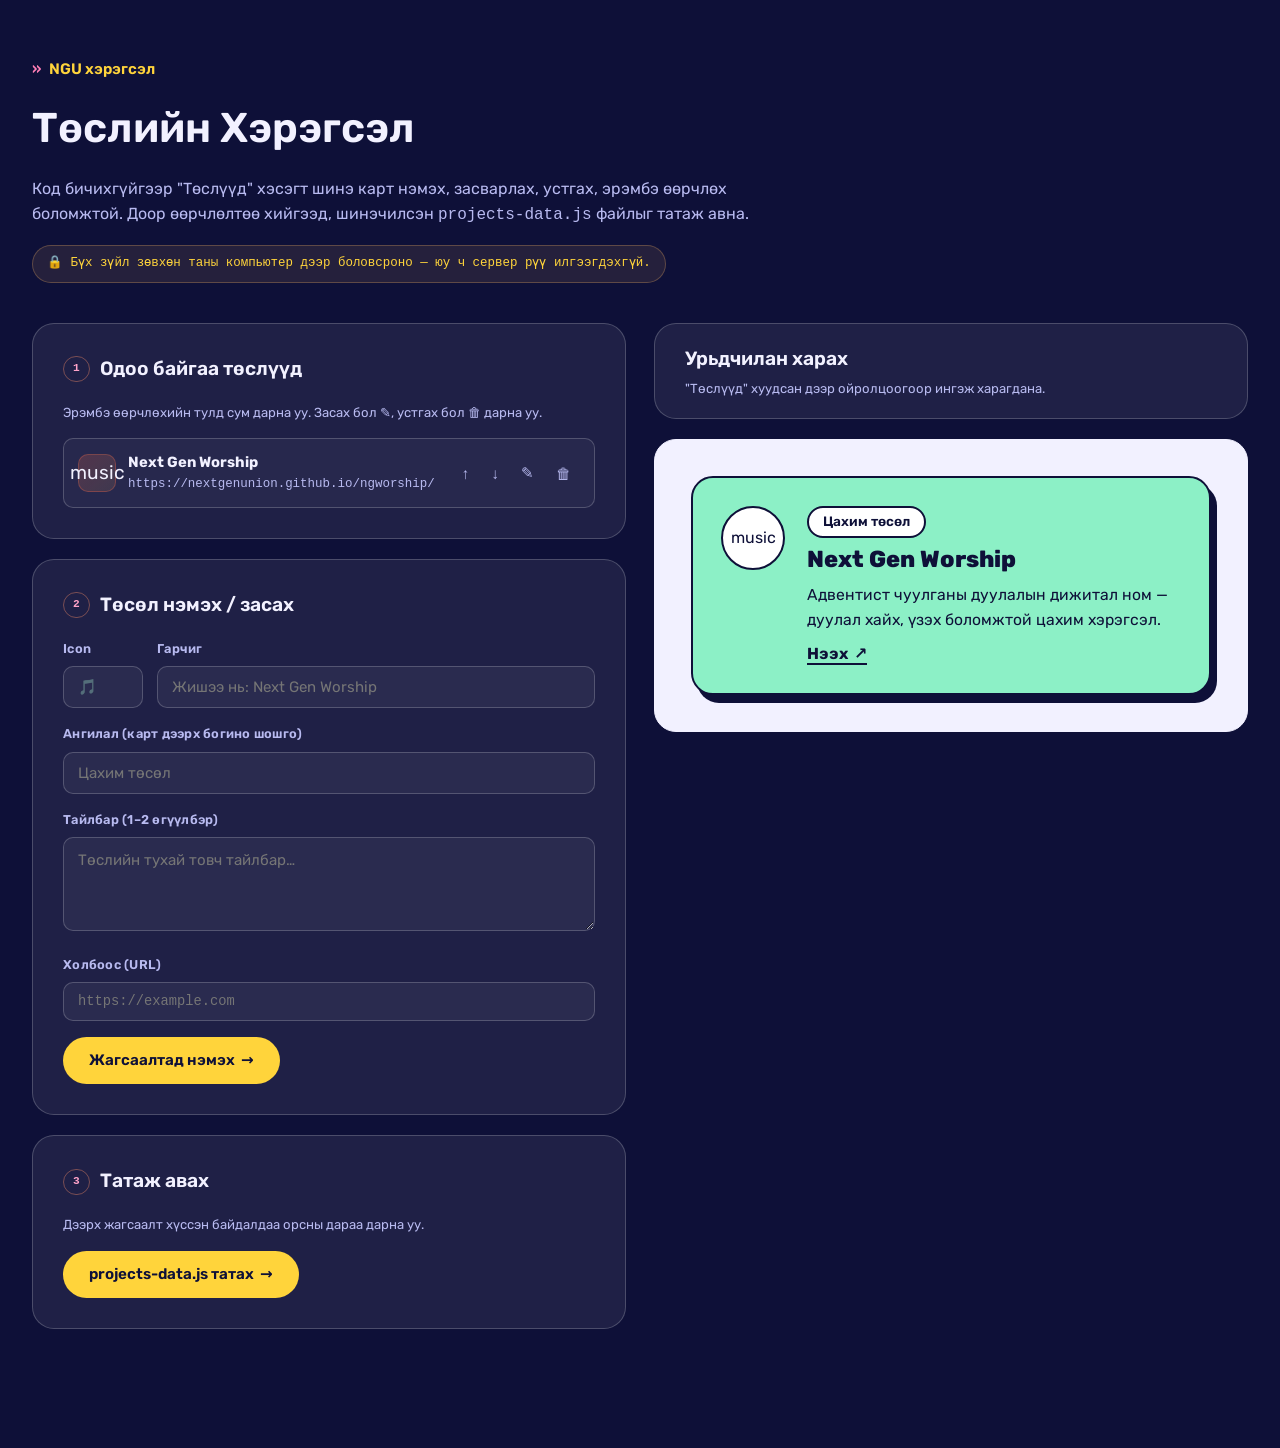
<file: tools/project-composer.html>
<!DOCTYPE html>
<html lang="mn" translate="no">
<head>
<meta charset="UTF-8">
<meta name="color-scheme" content="light only">
<meta name="google" content="notranslate">
<meta name="viewport" content="width=device-width, initial-scale=1.0">
<title>Төслийн Хэрэгсэл — NGU</title>


<!-- Reuses the site's own design tokens + project card styles, so
     the preview on the right looks exactly like the live site. -->
<link rel="stylesheet" href="../css/tokens.css">
<link rel="stylesheet" href="../css/tools.css">
<link rel="stylesheet" href="../css/cards.css">
<link rel="stylesheet" href="../blog/blog.css">

<style>
  body{overflow-x:auto;}
  .bg-field{position:fixed;}

  .composer-wrap{
    position:relative;
    z-index:1;
    max-width:1300px;
    margin:0 auto;
    padding:56px 32px 120px;
  }
  .composer-head{max-width:760px;margin-bottom:20px;}
  .composer-head h1{
    font-family:var(--display);
    font-weight:600;
    font-size:clamp(1.8rem,3.4vw,2.6rem);
  }
  .composer-head p{margin-top:14px;color:var(--mist-dim);font-size:1rem;line-height:1.6;}
  .composer-note{
    display:inline-flex;align-items:center;gap:8px;
    margin-top:16px;
    font-family:var(--mono);font-size:.78rem;
    color:var(--gold);
    background:rgba(242,178,99,.1);
    border:1px solid rgba(242,178,99,.28);
    padding:8px 14px;border-radius:100px;
  }

  .composer-grid{
    display:grid;
    grid-template-columns:1fr 1fr;
    gap:28px;
    margin-top:40px;
    align-items:start;
  }
  .composer-panel{padding:30px;}
  .composer-panel + .composer-panel{margin-top:20px;}
  .composer-panel h2{
    font-family:var(--display);
    font-weight:600;
    font-size:1.2rem;
    margin-bottom:18px;
    display:flex;align-items:center;gap:10px;
  }
  .composer-panel h2 .step{
    font-family:var(--mono);
    font-size:.7rem;
    color:var(--ember-2);
    border:1px solid rgba(255,145,102,.4);
    padding:3px 9px;
    border-radius:100px;
  }
  .composer-panel .hint{font-size:.82rem;color:var(--mist-dim);margin-bottom:16px;line-height:1.5;}

  .field{margin-bottom:16px;}
  .field label{
    display:block;
    font-size:.8rem;
    font-weight:600;
    color:var(--mist-dim);
    margin-bottom:7px;
    letter-spacing:.02em;
  }
  .field input[type=text],
  .field input[type=url],
  .field textarea{
    width:100%;
    padding:11px 14px;
    border-radius:10px;
    background:rgba(255,255,255,.05);
    border:1px solid var(--glass-border);
    color:var(--mist);
    font-family:var(--body);
    font-size:.94rem;
  }
  .field input:focus, .field textarea:focus{
    outline:none;
    border-color:var(--ember);
    background:rgba(255,255,255,.08);
  }
  .field textarea{resize:vertical;line-height:1.55;}
  .field.mono input{font-family:var(--mono);font-size:.86rem;}
  .field-row{display:grid;grid-template-columns:80px 1fr;gap:14px;}

  .composer-actions{display:flex;gap:12px;flex-wrap:wrap;margin-top:6px;}

  .error-box{
    display:none;
    margin-top:14px;
    padding:12px 16px;
    border-radius:10px;
    background:rgba(255,107,74,.1);
    border:1px solid rgba(255,107,74,.35);
    color:var(--ember-2);
    font-size:.86rem;
  }
  .error-box.show{display:block;}

  .output-panel{display:none;margin-top:20px;}
  .output-panel.show{display:block;}
  .output-panel .filename{
    font-family:var(--mono);
    color:var(--gold);
  }
  .composer-steps{margin-top:14px;padding-left:20px;}
  .composer-steps li{margin-bottom:8px;font-size:.9rem;color:var(--mist-dim);line-height:1.55;}
  .composer-steps code{
    background:rgba(255,255,255,.07);
    padding:2px 7px;
    border-radius:5px;
    font-family:var(--mono);
    font-size:.85em;
    color:var(--mist);
  }

  /* ---------- Existing projects list (reorder / edit / delete) ---------- */
  .plist{display:flex;flex-direction:column;gap:10px;}
  .plist-item{
    display:flex;align-items:center;gap:12px;
    padding:12px 14px;
    background:rgba(255,255,255,.04);
    border:1px solid var(--glass-border);
    border-radius:10px;
  }
  .plist-item .picon{
    font-size:1.2rem;width:38px;height:38px;flex-shrink:0;
    border-radius:10px;display:flex;align-items:center;justify-content:center;
    background:linear-gradient(135deg, rgba(255,107,74,.2), rgba(242,178,99,.12));
    border:1px solid rgba(255,107,74,.28);
  }
  .plist-item .pinfo{flex:1;min-width:0;}
  .plist-item .pinfo strong{display:block;font-size:.92rem;color:var(--mist);}
  .plist-item .pinfo span{display:block;font-size:.78rem;color:var(--mist-dim);font-family:var(--mono);white-space:nowrap;overflow:hidden;text-overflow:ellipsis;}
  .plist-item .pactions{display:flex;gap:4px;flex-shrink:0;}
  .plist-item .pactions button{
    background:none;border:1px solid transparent;color:var(--mist-dim);
    cursor:pointer;font-size:.95rem;padding:6px 8px;border-radius:7px;
    transition:color .2s ease, background .2s ease;
  }
  .plist-item .pactions button:hover{color:var(--mist);background:rgba(255,255,255,.08);}
  .plist-item .pactions button.danger:hover{color:var(--ember-2);}
  .plist-empty{color:var(--mist-dim);font-size:.88rem;padding:8px 2px;}
  .editing-badge{
    display:none;
    align-items:center;gap:8px;
    margin-bottom:16px;
    font-family:var(--mono);font-size:.78rem;
    color:var(--gold);
    background:rgba(242,178,99,.1);
    border:1px solid rgba(242,178,99,.28);
    padding:8px 14px;border-radius:100px;
  }
  .editing-badge.show{display:inline-flex;}

  /* ---------- Live preview ---------- */
  .preview-shell{position:sticky;top:24px;}
  .preview-frame-inner{padding:6px;}
  .preview-empty{color:var(--mist-dim);font-size:.9rem;text-align:center;padding:40px 20px;}

  @media (max-width:1080px){
    .composer-grid{grid-template-columns:1fr;}
    .preview-shell{position:static;}
  }
  @media (max-width:640px){
    .composer-wrap{padding:40px 18px 90px;}
    .field-row{grid-template-columns:1fr;}
    .composer-panel{padding:22px;}
  }
</style>
</head>
<body>

<div class="bg-field">
  <div class="chevron-field"></div>
  <div class="blob blob-1"></div>
  <div class="blob blob-2"></div>
  <div class="blob blob-3"></div>
  <div class="blob blob-4"></div>
</div>

<div class="composer-wrap">

  <div class="composer-head">
    <div class="eyebrow"><span class="chev">&raquo;</span> NGU хэрэгсэл</div>
    <h1>Төслийн Хэрэгсэл</h1>
    <p>Код бичихгүйгээр "Төслүүд" хэсэгт шинэ карт нэмэх, засварлах, устгах, эрэмбэ өөрчлөх боломжтой. Доор өөрчлөлтөө хийгээд, шинэчилсэн <code>projects-data.js</code> файлыг татаж авна.</p>
    <div class="composer-note">🔒 Бүх зүйл зөвхөн таны компьютер дээр боловсроно — юу ч сервер рүү илгээгдэхгүй.</div>
  </div>

  <div class="composer-grid">
    <div>

      <div class="composer-panel glass">
        <h2><span class="step">1</span> Одоо байгаа төслүүд</h2>
        <p class="hint">Эрэмбэ өөрчлөхийн тулд сум дарна уу. Засах бол ✎, устгах бол 🗑 дарна уу.</p>
        <div class="plist" id="plist"></div>
      </div>

      <div class="composer-panel glass">
        <h2><span class="step">2</span> Төсөл нэмэх / засах</h2>
        <div class="editing-badge" id="editingBadge">✎ Одоо засварлаж байна — <span id="editingName"></span></div>

        <div class="field-row">
          <div class="field">
            <label for="iconInput">Icon</label>
            <input type="text" id="iconInput" placeholder="🎵" maxlength="4">
          </div>
          <div class="field">
            <label for="titleInput">Гарчиг</label>
            <input type="text" id="titleInput" placeholder="Жишээ нь: Next Gen Worship">
          </div>
        </div>

        <div class="field">
          <label for="tagInput">Ангилал (карт дээрх богино шошго)</label>
          <input type="text" id="tagInput" list="tagOptions" placeholder="Цахим төсөл">
          <datalist id="tagOptions">
            <option value="Цахим төсөл"></option>
            <option value="Хамтын ажиллагаа"></option>
            <option value="Нийгмийн төсөл"></option>
            <option value="Апп"></option>
          </datalist>
        </div>

        <div class="field">
          <label for="descInput">Тайлбар (1–2 өгүүлбэр)</label>
          <textarea id="descInput" rows="3" placeholder="Төслийн тухай товч тайлбар…"></textarea>
        </div>

        <div class="field mono">
          <label for="urlInput">Холбоос (URL)</label>
          <input type="url" id="urlInput" placeholder="https://example.com">
        </div>

        <div class="composer-actions">
          <button type="button" class="btn btn-primary" id="saveBtn">Жагсаалтад нэмэх &nbsp;→</button>
          <button type="button" class="btn btn-ghost" id="cancelEditBtn" style="display:none;">Цуцлах</button>
        </div>
        <div class="error-box" id="errorBox"></div>
      </div>

      <div class="composer-panel glass">
        <h2><span class="step">3</span> Татаж авах</h2>
        <p class="hint">Дээрх жагсаалт хүссэн байдалдаа орсны дараа дарна уу.</p>
        <div class="composer-actions">
          <button type="button" class="btn btn-primary" id="generateBtn">projects-data.js татах &nbsp;→</button>
        </div>
        <div class="output-panel" id="outputPanel">
          <p class="hint" style="margin-bottom:0;">✅ <span class="filename">projects-data.js</span> татагдлаа. Нийтлэхийн тулд:</p>
          <ol class="composer-steps">
            <li>Татагдсан файлаар <code>projects/projects-data.js</code> файлыг орлуулна (нэрийг яг адилхан хадгална).</li>
            <li>Хадгалаад, сайтаа дахин байршуулна (эсвэл <code>index.html</code>-г browser дээр дахин ачаалж шалгана уу).</li>
          </ol>
        </div>
      </div>

    </div>

    <!-- ---------- Live preview ---------- -->
    <div class="preview-shell">
      <div class="composer-panel glass" style="padding:20px 30px;">
        <h2 style="margin-bottom:4px;">Урьдчилан харах</h2>
        <p class="hint" style="margin-bottom:0;">"Төслүүд" хуудсан дээр ойролцоогоор ингэж харагдана.</p>
      </div>
      <div class="composer-panel glass preview-frame">
        <div class="preview-frame-inner">
          <div class="project-grid" id="previewGrid">
            <p class="preview-empty">Жагсаалт хоосон байна.</p>
          </div>
        </div>
      </div>
    </div>

  </div>
</div>

<script src="../projects/projects-data.js"></script>
<script src="project-composer.js"></script>
</body>
</html>
</file>
<file: css/tokens.css>
/* ============================================================
   NGU DESIGN TOKENS — the one place to change colors & fonts.
   Every other stylesheet reads these variables.

   Fonts are hosted in /fonts (Rubik + Caveat). Both include the
   Mongolian letters Ү and Ө, so headings never fall back to a
   different typeface mid-word.
   ============================================================ */

@font-face{font-family:'Rubik';font-style:normal;font-display:swap;font-weight:300 900;src:url(../fonts/rubik-cyrillic-ext-wght-normal.woff2) format('woff2');unicode-range:U+0460-052F,U+1C80-1C8A,U+20B4,U+2DE0-2DFF,U+A640-A69F,U+FE2E-FE2F;}
@font-face{font-family:'Rubik';font-style:normal;font-display:swap;font-weight:300 900;src:url(../fonts/rubik-cyrillic-wght-normal.woff2) format('woff2');unicode-range:U+0301,U+0400-045F,U+0490-0491,U+04B0-04B1,U+2116;}
@font-face{font-family:'Rubik';font-style:normal;font-display:swap;font-weight:300 900;src:url(../fonts/rubik-latin-wght-normal.woff2) format('woff2');unicode-range:U+0000-00FF,U+0131,U+0152-0153,U+02BB-02BC,U+02C6,U+02DA,U+02DC,U+0304,U+0308,U+0329,U+2000-206F,U+20AC,U+2122,U+2191,U+2193,U+2212,U+2215,U+FEFF,U+FFFD;}
@font-face{font-family:'Caveat';font-style:normal;font-display:swap;font-weight:400 700;src:url(../fonts/caveat-cyrillic-ext-wght-normal.woff2) format('woff2');unicode-range:U+0460-052F,U+1C80-1C8A,U+20B4,U+2DE0-2DFF,U+A640-A69F,U+FE2E-FE2F;}
@font-face{font-family:'Caveat';font-style:normal;font-display:swap;font-weight:400 700;src:url(../fonts/caveat-cyrillic-wght-normal.woff2) format('woff2');unicode-range:U+0301,U+0400-045F,U+0490-0491,U+04B0-04B1,U+2116;}
@font-face{font-family:'Caveat';font-style:normal;font-display:swap;font-weight:400 700;src:url(../fonts/caveat-latin-wght-normal.woff2) format('woff2');unicode-range:U+0000-00FF,U+0131,U+0152-0153,U+02BB-02BC,U+02C6,U+02DA,U+02DC,U+0304,U+0308,U+0329,U+2000-206F,U+20AC,U+2122,U+2191,U+2193,U+2212,U+2215,U+FEFF,U+FFFD;}

:root{
  color-scheme: light only;

  /* Colors */
  --blue:#2B3AFF;      /* ultramarine: hero, CTA, primary buttons */
  --blue-deep:#1F2BD1;
  --sun:#FFD43B;       /* yellow: highlights, ticker, stickers */
  --pink:#FF7EB6;      /* bubblegum */
  --mint:#8CF0C6;
  --navy:#0E1038;      /* text + outlines */
  --chalk:#F2F1FF;     /* page background (cool white, not cream) */
  --white:#FFFFFF;
  --navy-soft:rgba(14,16,56,.78);   /* secondary text on light */
  --white-soft:rgba(255,255,255,.86); /* secondary text on dark/blue */

  /* Sticker look: outline + flat offset shadow */
  --edge:var(--navy);
  --line:2.5px;
  --lift:6px 8px 0 var(--edge);
  --lift-sm:4px 5px 0 var(--edge);

  /* Shape */
  --r-lg:36px;
  --r-md:22px;
  --r-sm:12px;

  /* Type */
  --display:'Rubik', system-ui, -apple-system, 'Segoe UI', Arial, sans-serif;
  --body:'Rubik', system-ui, -apple-system, 'Segoe UI', Arial, sans-serif;
  --hand:'Caveat', 'Segoe Print', cursive;
}
</file>
<file: css/style.css>
/* ============================================================
   NGU SITE STYLES
   Colors, fonts and radii come from css/tokens.css.
   Card styles (blog + projects) live in css/cards.css.

   The look in one line: a youth-group bulletin board.
   - Anything you can pick up (photos, buttons, cards, nav) gets
     an outline and a flat offset shadow, like a sticker.
   - Big color "sheets" stack over each other as you scroll.
   - Everything else stays on a strict grid so it reads clean.
   ============================================================ */

*{margin:0;padding:0;box-sizing:border-box;}
html{-webkit-tap-highlight-color:transparent;scroll-behavior:smooth;scroll-padding-top:28px;width:100%;overflow-x:hidden;}
body{
  font-family:var(--body);
  font-size:1.0625rem;
  line-height:1.65;
  background:var(--chalk);
  color:var(--navy);
  overflow-x:hidden;
  width:100%;
  -webkit-font-smoothing:antialiased;
}
::selection{background:var(--sun);color:var(--navy);}
a{color:inherit;text-decoration:none;}
.skip-link{
  position:fixed;left:16px;top:-80px;z-index:200;
  background:var(--sun);color:var(--navy);
  border:var(--line) solid var(--navy);border-radius:999px;
  padding:12px 20px;font-weight:700;
  transition:top .15s ease;
}
.skip-link:focus{top:12px;}
/* Links that leave the site get a small arrow */
.ext::after{content:'\2197';font-size:.95em;line-height:1;margin-left:2px;}
[hidden]{display:none !important;}
ul{list-style:none;}
img{max-width:100%;display:block;}
h1,h2,h3{font-family:var(--display);letter-spacing:-.02em;text-wrap:balance;}
.wrap{max-width:1200px;margin:0 auto;padding:0 32px;}

/* ---------- Buttons ---------- */
.btn{
  display:inline-flex;align-items:center;justify-content:center;gap:8px;
  font-family:var(--body);font-weight:600;font-size:1rem;line-height:1;
  padding:16px 26px;
  border-radius:999px;
  border:var(--line) solid var(--edge);
  background:var(--white);color:var(--navy);
  box-shadow:var(--lift-sm);
  cursor:pointer;
  transition:transform .15s ease, box-shadow .15s ease, background .15s ease;
}
.btn:hover{transform:translate(2px,3px);box-shadow:2px 2px 0 var(--edge);}
.btn:active{transform:translate(4px,5px);box-shadow:0 0 0 var(--edge);}
.btn-sun{background:var(--sun);}
.btn-blue{background:var(--blue);color:var(--white);}
.btn-white{background:var(--white);}
.btn-pink{background:var(--pink);}

/* ---------- Navigation (compact top pill) ---------- */
.nav{position:absolute;top:14px;left:0;right:0;z-index:100;padding:0 20px;pointer-events:none;}
.nav-inner{
  pointer-events:auto;
  max-width:1120px;margin:0 auto;
  display:flex;align-items:center;gap:14px;
  background:var(--white);
  border:2px solid var(--navy);
  border-radius:999px;
  padding:5px 6px 5px 9px;
  box-shadow:3px 4px 0 var(--navy);
}
.brand{
  display:flex;align-items:center;gap:12px;
  font-weight:700;font-size:1rem;letter-spacing:-.01em;
  flex-shrink:0;position:relative;z-index:3;
}
.brand .mark{
  display:grid;place-items:center;
  width:38px;height:38px;
  background:var(--sun);
  border:2px solid var(--navy);
  border-radius:12px;
  font-weight:900;font-size:.85rem;letter-spacing:-.03em;
  transform:rotate(-5deg);
  transition:transform .2s ease;
}
.brand:hover .mark{transform:rotate(4deg) scale(1.06);}
.nav-links{display:flex;align-items:center;gap:2px;margin-left:auto;}
.nav-links a{
  font-weight:500;font-size:.9rem;line-height:1.25;
  padding:7px 11px;border-radius:999px;white-space:nowrap;
  transition:background .15s ease;
}
.nav-links a:hover{background:var(--chalk);}
.nav-links a[aria-current]{background:var(--sun);}
.nav-cta{
  flex-shrink:0;
  background:var(--blue);color:var(--white);
  font-weight:600;font-size:.9rem;line-height:1.2;
  padding:10px 18px;border-radius:999px;
  transition:background .15s ease, transform .15s ease;
}
.nav-cta:hover{background:var(--navy);transform:scale(1.03);}
.nav-toggle{
  display:none;flex-shrink:0;position:relative;z-index:3;
  width:40px;height:40px;border-radius:50%;
  background:var(--navy);border:none;cursor:pointer;
  align-items:center;justify-content:center;
}
.nav-toggle .bars{position:relative;width:20px;height:12px;display:block;}
.nav-toggle .bars span{
  position:absolute;left:0;right:0;height:2.5px;background:var(--white);border-radius:2px;
  transition:transform .25s ease, top .25s ease;
}
.nav-toggle .bars span:first-child{top:0;}
.nav-toggle .bars span:last-child{top:9.5px;}
.nav-toggle.open .bars span:first-child{top:4.75px;transform:rotate(45deg);}
.nav-toggle.open .bars span:last-child{top:4.75px;transform:rotate(-45deg);}
.mobile-cta-link{display:none;}

/* ---------- Hero ---------- */
.hero{
  position:relative;overflow:hidden;
  background:var(--blue);color:var(--white);
  padding:150px 0 130px;
}
.hero-grid{
  display:grid;grid-template-columns:minmax(0,1.12fr) minmax(0,.88fr);
  gap:24px;align-items:center;
}
.hero-copy{position:relative;z-index:2;}
.hero-title{
  font-weight:900;
  font-size:clamp(3rem,7.4vw,6.7rem);
  line-height:.9;letter-spacing:-.045em;
}
.hero-lead{
  margin-top:30px;max-width:30ch;
  font-size:clamp(1.15rem,1.7vw,1.4rem);font-weight:500;line-height:1.45;
  color:var(--white-soft);
}
.hero-actions{display:flex;flex-wrap:wrap;gap:16px;margin-top:38px;}
.hero .btn{--edge:var(--navy);}

/* Photo stickers you can drag around (js/main.js) */
.hero-board{position:relative;height:560px;z-index:1;}
.sticker{
  position:absolute;
  user-select:none;-webkit-user-select:none;-webkit-touch-callout:none;
  cursor:grab;
  transform:translate(var(--x,0px),var(--y,0px)) rotate(var(--r,0deg));
  outline-offset:6px;
}
.sticker .frame{
  background:var(--white);
  padding:8px;
  border:var(--line) solid var(--navy);
  border-radius:16px;
  box-shadow:var(--lift);
  transition:box-shadow .15s ease, transform .15s ease;
  animation:toss .75s cubic-bezier(.2,.9,.25,1.15) backwards;
  animation-delay:var(--d,0s);
}
.sticker img{width:100%;height:100%;object-fit:cover;border-radius:9px;pointer-events:none;-webkit-user-drag:none;}
.sticker.dragging{cursor:grabbing;}
.sticker.dragging .frame{box-shadow:10px 14px 0 var(--navy);transform:scale(1.035);}
@keyframes toss{
  from{opacity:0;transform:translateY(-160px) rotate(-16deg) scale(.88);}
  to{opacity:1;transform:none;}
}
.st-1{left:2%;top:2%;width:64%;--r:-5deg;--d:.15s;}
.st-1 img{aspect-ratio:16/10;}
.st-2{right:0;top:20%;width:44%;--r:6deg;--d:.3s;}
.st-2 img{aspect-ratio:1/1;}
.st-3{left:6%;bottom:2%;width:50%;--r:3deg;--d:.45s;}
.st-3 img{aspect-ratio:16/11;}
.st-4{right:6%;bottom:0;width:34%;--r:-7deg;--d:.6s;}
.st-4 img{aspect-ratio:4/5;object-position:30% 50%;}

.hero-badge{
  position:absolute;z-index:3;left:46%;top:46%;
  width:128px;height:128px;
  transform:rotate(-12deg);
  pointer-events:none;
}
.hero-badge .disc{fill:var(--sun);stroke:var(--navy);stroke-width:2.5;}
.hero-badge text{font-family:var(--body);font-weight:700;font-size:15.5px;fill:var(--navy);letter-spacing:.02em;}
.hero-note{
  position:absolute;z-index:3;right:2%;top:-2%;
  display:flex;align-items:flex-start;gap:6px;
  font-family:var(--hand);font-weight:600;font-size:1.65rem;line-height:1;
  color:var(--sun);transform:rotate(4deg);
  pointer-events:none;
}
.hero-note svg{width:54px;height:54px;margin-top:8px;flex-shrink:0;}

/* ---------- Ticker ---------- */
.ticker-wrap{position:relative;z-index:5;overflow:hidden;padding:26px 0;margin-top:-58px;margin-bottom:-26px;pointer-events:none;}
.ticker{
  background:var(--sun);
  border-block:var(--line) solid var(--navy);
  transform:rotate(-1.6deg);
  margin:0 -3%;
  overflow:hidden;
  pointer-events:auto;
}
.ticker-track{display:flex;width:max-content;animation:tick 38s linear infinite;}
.ticker:hover .ticker-track{animation-play-state:paused;}
.ticker-set{display:flex;align-items:center;flex-shrink:0;}
.ticker-set span{
  font-weight:800;font-size:clamp(1.15rem,2vw,1.6rem);
  padding:14px 0;letter-spacing:-.01em;
}
.ticker-set span{display:flex;align-items:center;white-space:nowrap;}
.ticker-set span::after{
  content:'';flex-shrink:0;
  width:14px;height:14px;margin:0 32px;border-radius:50%;
  background:var(--navy);
}
.ticker-set span:nth-child(3n+2)::after{background:var(--blue);}
.ticker-set span:nth-child(3n)::after{background:var(--pink);box-shadow:0 0 0 2px var(--navy);}
@keyframes tick{to{transform:translateX(-50%);}}

/* ---------- Sections ---------- */
section{position:relative;}
.sheet{
  border-radius:var(--r-md) var(--r-md) 0 0;
  margin-top:calc(var(--r-md) * -1);
  padding:clamp(80px,9vw,124px) 0;
}
.section-pad{padding:clamp(80px,9vw,124px) 0;}
.sec-title{
  font-weight:800;
  font-size:clamp(2rem,4.6vw,3.7rem);
  line-height:1.02;
}
.sec-lead{margin-top:18px;max-width:54ch;font-size:1.08rem;color:var(--navy-soft);}
.on-dark .sec-lead{color:var(--white-soft);}
.sec-head{margin-bottom:56px;}

/* Polaroid — white photo card with tape */
.polaroid{
  position:relative;
  background:var(--white);
  border:var(--line) solid var(--navy);
  border-radius:18px;
  padding:10px 10px 14px;
  box-shadow:8px 10px 0 var(--navy);
  transform:rotate(var(--r,0deg));
  transition:transform .25s ease;
}
.polaroid::before{
  content:'';position:absolute;top:-16px;left:50%;
  width:92px;height:30px;margin-left:-46px;
  background:rgba(255,212,59,.92);
  border:1.5px solid rgba(14,16,56,.25);
  transform:rotate(-4deg);
  z-index:2;
}
.polaroid img{width:100%;border-radius:10px;object-fit:cover;}
.polaroid figcaption{
  font-family:var(--hand);font-weight:600;font-size:1.7rem;line-height:1;
  padding:12px 6px 0;
}

/* ---------- Vision ---------- */
.vision{padding:clamp(90px,10vw,140px) 0 clamp(100px,11vw,150px);background:var(--chalk);}
.vision-grid{display:grid;grid-template-columns:minmax(0,7fr) minmax(0,5fr);gap:72px;align-items:center;}
.vision-text{
  margin-top:28px;
  font-size:clamp(1.22rem,2vw,1.62rem);font-weight:500;line-height:1.5;
}
.vision .polaroid{--r:3deg;width:100%;max-width:440px;justify-self:center;}
.vision .polaroid img{aspect-ratio:4/3.4;}

/* ---------- Mission ---------- */
.mission{background:var(--pink);}
.mission-cols{display:grid;grid-template-columns:minmax(0,5fr) minmax(0,7fr);gap:56px;margin-top:8px;align-items:start;}
.mission-lead{font-weight:800;font-size:clamp(1.5rem,2.6vw,2.15rem);line-height:1.2;letter-spacing:-.02em;text-wrap:balance;}
.mission-text{font-size:1.12rem;line-height:1.7;max-width:52ch;}
.mission .polaroid{--r:-1.2deg;margin-top:64px;}
.mission .polaroid img{aspect-ratio:900/325;width:100%;}
.mission .polaroid::before{left:22%;}

/* ---------- Directions ---------- */
.directions{background:var(--navy);color:var(--white);}
.dir-list{border-top:2px solid rgba(255,255,255,.2);}
.dir-row{
  display:grid;
  grid-template-columns:56px minmax(0,1fr) minmax(0,1.35fr);
  column-gap:32px;row-gap:10px;align-items:start;
  padding:34px 0;
  border-bottom:2px solid rgba(255,255,255,.2);
}
.dir-num{
  display:grid;place-items:center;
  width:52px;height:52px;border-radius:50%;
  background:var(--c);color:var(--navy);
  border:var(--line) solid var(--white);
  font-weight:800;font-size:1rem;letter-spacing:-.02em;
}
.dir-row:nth-child(5) .dir-num{color:var(--white);}
.dir-row h3{font-weight:800;font-size:clamp(1.4rem,2.5vw,2rem);line-height:1.15;padding-top:6px;}
.dir-body p{font-size:1.04rem;line-height:1.6;color:var(--white-soft);max-width:48ch;}
.dir-body .dir-more{margin-top:14px;font-size:.95rem;display:flex;flex-wrap:wrap;gap:6px 18px;align-items:baseline;color:var(--white);}
.dir-more span{color:var(--white-soft);}
.dir-more a{font-weight:600;border-bottom:2px solid var(--c);line-height:1.3;transition:color .15s ease;}
.dir-more a:hover{color:var(--c);}

/* ---------- Team ---------- */
.team{background:var(--sun);}
.team-grid{display:grid;grid-template-columns:repeat(3,1fr);gap:56px 36px;}
.member{--c:var(--white);}
.member:nth-child(3n+1){--c:var(--pink);}
.member:nth-child(3n+2){--c:var(--mint);}
.member:nth-child(3n){--c:var(--white);}
.member-photo{
  aspect-ratio:4/5;
  border-radius:44px;
  border:var(--line) solid var(--navy);
  overflow:hidden;background:var(--c);
  box-shadow:var(--lift);
  transition:transform .25s ease;
}
.member-photo{--sq:44px;}
/* True squircle (smooth corners) where the browser supports it; plain rounded square elsewhere */
@supports (corner-shape: squircle){
  .member-photo{corner-shape:squircle;border-radius:80px;}
}
.member-photo img{width:100%;height:100%;object-fit:cover;object-position:var(--pos,50% 30%);}
.member:hover .member-photo{transform:rotate(-1.6deg);}
.member .role{
  position:relative;z-index:2;
  display:inline-block;
  margin:-20px 0 0 16px;
  background:var(--c);
  border:2px solid var(--navy);
  border-radius:999px;
  padding:6px 16px;
  font-weight:600;font-size:.86rem;line-height:1.25;
  transform:rotate(-3deg);
}
.member h3{margin-top:14px;font-weight:700;font-size:1.3rem;line-height:1.2;}
.member .field{margin-top:4px;font-size:.95rem;color:var(--navy-soft);}

/* ---------- Blog + projects teasers ---------- */
.latest{background:var(--chalk);}
.projects-teaser{padding:0 0 clamp(80px,9vw,124px);}
.more-row{margin-top:44px;}

/* ---------- CTA ---------- */
.cta-section{padding:0 0 clamp(80px,9vw,124px);background:var(--chalk);}
.cta-panel{
  position:relative;overflow:hidden;
  background:var(--blue);color:var(--white);
  border-radius:var(--r-lg);
  padding:clamp(40px,6vw,72px);
  display:grid;grid-template-columns:minmax(0,1.15fr) minmax(0,.85fr);gap:48px;align-items:center;
}
.cta-title{font-weight:900;font-size:clamp(2.1rem,4.6vw,3.8rem);line-height:1;letter-spacing:-.035em;}
.cta-panel p{margin-top:22px;max-width:46ch;color:var(--white-soft);font-size:1.08rem;}
.cta-actions{display:flex;flex-wrap:wrap;gap:16px;margin-top:34px;}
.cta-panel .btn{--edge:var(--navy);}
.cta-panel .polaroid{--r:4deg;width:100%;max-width:380px;justify-self:center;}
.cta-panel .polaroid img{aspect-ratio:4/3;}
.cta-star{position:absolute;pointer-events:none;}
.cta-star.a{width:70px;right:5%;top:8%;}
.cta-star.b{width:44px;right:7%;bottom:9%;}

/* ---------- Scripture ---------- */
.scripture{background:var(--navy);color:var(--white);padding:clamp(80px,9vw,120px) 0 0;}
.scripture-text{max-width:24em;}
.scripture-text{
  font-weight:600;font-size:clamp(1.4rem,3vw,2.3rem);line-height:1.3;letter-spacing:-.015em;
}
.scripture-ref{
  display:inline-block;margin-top:28px;
  background:var(--sun);color:var(--navy);
  border-radius:999px;padding:8px 18px;
  font-weight:700;font-size:.95rem;
  transform:rotate(-2deg);
}

/* ---------- Footer ---------- */
footer{background:var(--navy);color:var(--white);padding:64px 0 48px;}
.foot-top{
  display:flex;flex-wrap:wrap;align-items:center;justify-content:space-between;gap:24px;
  padding:48px 0 36px;
  border-top:1.5px solid rgba(255,255,255,.22);
}
.foot-links{display:flex;flex-wrap:wrap;gap:6px 26px;font-weight:500;}
.foot-links a{opacity:.86;transition:opacity .15s ease, color .15s ease;}
.foot-links a:hover{opacity:1;color:var(--sun);}
.foot-bottom{display:flex;flex-wrap:wrap;justify-content:space-between;gap:10px 30px;font-size:.9rem;color:var(--white-soft);}
footer .brand .mark{border-color:var(--sun);}

/* ---------- Inner page header (blog, projects, contact) ---------- */
.page-hero{
  position:relative;overflow:hidden;
  background:var(--blue);color:var(--white);
  padding:160px 0 110px;
}
.page-hero h1{
  font-weight:900;font-size:clamp(2.7rem,7.4vw,6rem);
  line-height:.95;letter-spacing:-.045em;max-width:14ch;
}
.page-hero p{margin-top:24px;max-width:48ch;font-size:clamp(1.05rem,1.6vw,1.25rem);color:var(--white-soft);}
.page-hero .doodle{position:absolute;pointer-events:none;}
.page-hero .doodle.a{width:96px;right:12%;top:150px;}
.page-hero .doodle.b{width:54px;right:24%;bottom:70px;}
.page-body{background:var(--chalk);padding:clamp(64px,8vw,104px) 0 clamp(90px,10vw,130px);}
.page-hero + main .page-body{margin-top:calc(var(--r-lg) * -1);border-radius:var(--r-lg) var(--r-lg) 0 0;padding-top:calc(var(--r-lg) + clamp(48px,6vw,80px));}

/* ---------- Contact page ---------- */
.contact-main{
  display:grid;grid-template-columns:auto minmax(0,1fr);gap:28px;align-items:center;
  max-width:820px;
  background:var(--blue);color:var(--white);
  border:var(--line) solid var(--navy);border-radius:var(--r-md);
  box-shadow:var(--lift);
  padding:clamp(28px,4vw,44px);
}
.contact-icon{
  width:84px;height:84px;border-radius:50%;
  background:var(--white);border:var(--line) solid var(--navy);
  display:grid;place-items:center;
}
.contact-icon svg{width:40px;height:40px;fill:none;stroke:var(--navy);stroke-width:2.4;stroke-linecap:round;stroke-linejoin:round;}
.contact-main h2{font-weight:900;font-size:clamp(1.8rem,3.4vw,2.6rem);letter-spacing:-.03em;line-height:1.05;}
.contact-main p{margin-top:12px;max-width:44ch;color:var(--white-soft);}
.contact-main .btn{margin-top:24px;--edge:var(--navy);}
.contact-soon{margin-top:28px;max-width:820px;color:var(--navy-soft);}

/* ---------- 404 ---------- */
.error-page{
  min-height:100vh;background:var(--blue);color:var(--white);
  display:flex;align-items:center;position:relative;overflow:hidden;
  padding:140px 0 90px;
}
.error-grid{display:grid;grid-template-columns:minmax(0,1.1fr) minmax(0,.9fr);gap:40px;align-items:center;}
.error-code{font-weight:900;font-size:clamp(6.5rem,22vw,17rem);line-height:.82;letter-spacing:-.06em;}
.error-title{margin-top:26px;font-weight:800;font-size:clamp(1.6rem,3.4vw,2.6rem);line-height:1.1;}
.error-desc{margin-top:16px;max-width:44ch;color:var(--white-soft);}
.error-actions{display:flex;flex-wrap:wrap;gap:16px;margin-top:34px;}
.error-page .btn{--edge:var(--navy);}
.error-stage{position:relative;height:380px;}
.error-stage .st-1{left:4%;top:8%;width:78%;}
.error-stage .st-2{right:2%;top:auto;bottom:4%;width:46%;}

/* ---------- Responsive ---------- */
@media (max-width:1060px){
  .nav-toggle{display:flex;}
  .nav-cta{display:none;}
  .nav-inner{padding-right:6px;}
  .brand{margin-right:auto;}
  .nav-links{
    display:none;
    position:fixed;inset:0;z-index:2;
    flex-direction:column;align-items:flex-start;justify-content:center;
    gap:2px;padding:110px 36px 40px;
    background:var(--blue);
    overflow-y:auto;
  }
  .nav-links.open{display:flex;}
  .nav-links a{
    color:var(--white);
    font-weight:800;font-size:clamp(1.9rem,7.5vw,2.8rem);letter-spacing:-.03em;
    padding:6px 0;border-radius:0;
  }
  .nav-links a:hover{background:none;color:var(--sun);}
  .nav-links a[aria-current]{background:none;color:var(--sun);}
  .nav-links .mobile-cta-link{
    display:inline-flex;margin-top:26px;
    background:var(--sun);color:var(--navy);
    font-weight:700;font-size:1.15rem;letter-spacing:0;
    padding:16px 28px;border-radius:999px;
    border:var(--line) solid var(--navy);box-shadow:var(--lift-sm);
  }
  .nav-links .mobile-cta-link:hover{color:var(--navy);}
}
@media (max-width:920px){
  .hero{padding:126px 0 110px;}
  .hero-grid{grid-template-columns:1fr;gap:34px;}
  .hero-board{height:470px;max-width:560px;width:100%;margin:0 auto;}
  .vision-grid{grid-template-columns:1fr;gap:56px;}
  .mission-cols{grid-template-columns:1fr;gap:24px;}
  .dir-row{grid-template-columns:52px minmax(0,1fr);row-gap:8px;padding:28px 0;}
  .dir-row h3{grid-column:2;padding-top:10px;}
  .dir-body{grid-column:2;}
  .team-grid{grid-template-columns:1fr 1fr;}
  .cta-panel{grid-template-columns:1fr;}
  .contact-main{grid-template-columns:1fr;gap:20px;}
  .error-grid{grid-template-columns:1fr;}
  .error-stage{height:330px;max-width:460px;}
}
@media (max-width:640px){
  .wrap{padding:0 20px;}
  .nav{padding:0 12px;top:10px;}
  .brand .word{display:none;}
  .hero-title{font-size:clamp(2.7rem,14.5vw,4.2rem);}
  .hero-board{height:400px;}
  .hero-badge{width:104px;height:104px;}
  .hero-note{font-size:1.4rem;}
  .hero-note svg{width:44px;height:44px;}
  .hero-actions .btn,.cta-actions .btn{flex:1 1 100%;}
  .team-grid{grid-template-columns:1fr;max-width:340px;margin:0 auto;gap:48px;}
  .mission .polaroid{margin-top:44px;}
  .page-hero{padding:130px 0 90px;}
  .page-hero .doodle.a{width:64px;right:6%;top:118px;}
  .page-hero .doodle.b{display:none;}
  .error-actions .btn{flex:1 1 100%;}
  .foot-top{padding-top:36px;}
}

@media (prefers-reduced-motion: reduce){
  *,*::before,*::after{animation-duration:.01ms !important;animation-iteration-count:1 !important;transition-duration:.01ms !important;scroll-behavior:auto !important;}
  .ticker-track{animation:none;}
}

/* Tapping on a phone shouldn't draw a box; keyboard focus still does (below) */
*{-webkit-tap-highlight-color:transparent;}
a:focus:not(:focus-visible),button:focus:not(:focus-visible),.sticker:focus:not(:focus-visible){outline:none;}

/* Keyboard focus */
a:focus-visible, button:focus-visible, .sticker:focus-visible{
  outline:3px solid var(--sun);
  outline-offset:3px;
}
.nav a:focus-visible,.nav button:focus-visible{outline-color:var(--blue);}
.hero a:focus-visible,.cta-panel a:focus-visible,.page-hero a:focus-visible,.error-page a:focus-visible,.directions a:focus-visible,.scripture a:focus-visible,footer a:focus-visible{outline-color:var(--sun);}
.team a:focus-visible,.latest a:focus-visible,.page-body a:focus-visible,.mission a:focus-visible{outline-color:var(--blue);}
</file>
<file: css/cards.css>
/* ============================================================
   CARDS — blog post cards and project cards.
   Shared by the homepage teasers, the blog and projects pages,
   and the live previews inside tools/*.html, so the previews
   always match the real site.
   ============================================================ */

/* ---------- Post cards ---------- */
.post-grid{display:grid;grid-template-columns:repeat(3,1fr);gap:32px;}
.post-card{
  display:flex;flex-direction:column;
  background:var(--white);color:var(--navy);
  border:var(--line) solid var(--navy);
  border-radius:var(--r-md);
  padding:10px;
  box-shadow:6px 8px 0 var(--navy);
  transition:transform .15s ease, box-shadow .15s ease;
}
.post-card:hover{transform:translate(3px,4px);box-shadow:3px 4px 0 var(--navy);}
.post-card-photo{aspect-ratio:16/10;border-radius:14px;overflow:hidden;position:relative;background:var(--chalk);}
.post-card-photo img{width:100%;height:100%;object-fit:cover;object-position:var(--pos,50% 50%);display:block;}
.post-card-photo .post-tag{position:absolute;left:12px;bottom:12px;}
.post-card-body{padding:18px 12px 12px;display:flex;flex-direction:column;gap:10px;flex:1;}
.post-card-body h3{font-weight:700;font-size:1.28rem;line-height:1.25;}
.post-card-body p{
  color:var(--navy-soft);font-size:.96rem;line-height:1.6;flex:1;
  display:-webkit-box;-webkit-line-clamp:3;-webkit-box-orient:vertical;overflow:hidden;
}
.post-tag{
  display:inline-block;
  background:var(--sun);color:var(--navy);
  border:2px solid var(--navy);border-radius:999px;
  padding:4px 14px;
  font-weight:600;font-size:.85rem;line-height:1.3;
}
.post-grid > :nth-child(3n+2) .post-tag{background:var(--pink);}
.post-grid > :nth-child(3n) .post-tag{background:var(--mint);}
.post-meta{font-size:.88rem;font-weight:500;color:var(--navy-soft);}
.post-empty{color:var(--navy-soft);padding:24px 0;}

/* ---------- Project cards ---------- */
.project-grid{display:grid;grid-template-columns:repeat(auto-fit,minmax(min(100%,340px),1fr));gap:28px;}
.project-card{
  display:flex;gap:22px;align-items:flex-start;
  background:var(--mint);color:var(--navy);
  border:var(--line) solid var(--navy);
  border-radius:var(--r-md);
  padding:28px;
  box-shadow:6px 8px 0 var(--navy);
  transition:transform .15s ease, box-shadow .15s ease;
}
.project-card:hover{transform:translate(3px,4px);box-shadow:3px 4px 0 var(--navy);}
.project-grid > :nth-child(3n+2){background:var(--pink);}
.project-grid > :nth-child(3n){background:var(--sun);}
.project-icon{
  width:64px;height:64px;flex-shrink:0;
  display:grid;place-items:center;
  background:var(--white);border:var(--line) solid var(--navy);border-radius:50%;
  line-height:1;
}
.project-icon svg{width:30px;height:30px;fill:none;stroke:var(--navy);stroke-width:2.3;stroke-linecap:round;stroke-linejoin:round;}
.project-card-body{display:flex;flex-direction:column;gap:8px;align-items:flex-start;}
.project-tag{
  background:var(--white);border:2px solid var(--navy);border-radius:999px;
  padding:3px 14px;font-weight:600;font-size:.85rem;
}
.project-card-body h3{font-weight:800;font-size:1.45rem;line-height:1.2;}
.project-card-body p{font-size:.98rem;line-height:1.6;}
.project-link{font-weight:700;border-bottom:2.5px solid var(--navy);line-height:1.2;margin-top:4px;}

@media (max-width:920px){.post-grid{grid-template-columns:1fr 1fr;}}
@media (max-width:640px){
  .post-grid{grid-template-columns:1fr;gap:26px;}
  .project-card{padding:22px;gap:16px;}
}
</file>
<file: css/tools.css>
/* ============================================================
   TOOLS — dark utility styling for the Post Composer and
   Project Composer pages (tools/*.html).

   These pages keep a calm dark interface so the form is easy on
   the eyes, but use the NGU palette. The "live preview" panel on
   the right is switched to the light site surface and uses the
   real site card/article styles (css/cards.css, blog/blog.css),
   so what you see there matches the published site.
   ============================================================ */
:root{
  /* Names used by the composer pages' own inline styles */
  --ink:#0E1038;
  --ink-2:#161850;
  --dusk:#20236B;
  --ember:#FF7EB6;
  --ember-2:#FFA3C9;
  --gold:#FFD43B;
  --violet:#8E97FF;
  --mist:#F2F1FF;
  --mist-dim:#B8BAF0;
  --glass:rgba(255,255,255,.07);
  --glass-strong:rgba(255,255,255,.12);
  --glass-border:rgba(255,255,255,.2);
  --shadow:6px 8px 0 rgba(0,0,0,.3);
  --radius:22px;
  --mono:ui-monospace, SFMono-Regular, Menlo, Consolas, monospace;
}
*{margin:0;padding:0;box-sizing:border-box;-webkit-tap-highlight-color:transparent;}
html{scroll-behavior:smooth;width:100%;}
body{
  font-family:var(--body);
  background:var(--ink);color:var(--mist);
  line-height:1.6;width:100%;
  -webkit-font-smoothing:antialiased;
}
::selection{background:var(--gold);color:var(--ink);}
a{color:inherit;text-decoration:none;}
ul{list-style:none;}
img{max-width:100%;display:block;}
.wrap{max-width:1180px;margin:0 auto;padding:0 32px;}

/* decorative background layers from the old design are not used here */
.bg-field{display:none;}

.glass{
  background:var(--glass);
  border:1.5px solid var(--glass-border);
  border-radius:var(--radius);
}
.eyebrow{
  display:inline-flex;align-items:center;gap:8px;
  font-weight:600;font-size:.95rem;
  color:var(--gold);margin-bottom:14px;
}
.eyebrow .chev{color:var(--ember);}

.btn{
  display:inline-flex;align-items:center;justify-content:center;gap:8px;
  font-family:var(--body);font-weight:600;font-size:.95rem;line-height:1;
  padding:14px 24px;border-radius:999px;
  border:2px solid transparent;cursor:pointer;
  transition:transform .15s ease, background .15s ease, border-color .15s ease;
}
.btn:hover{transform:translateY(-2px);}
.btn-primary{background:var(--gold);color:var(--ink);}
.btn-ghost{background:transparent;color:var(--mist);border-color:var(--glass-border);}
.btn-ghost:hover{background:var(--glass-strong);}

a:focus-visible, button:focus-visible, input:focus-visible, textarea:focus-visible, select:focus-visible{
  outline:3px solid var(--gold);outline-offset:2px;
}

/* Live preview = light "site window" */
.preview-frame{background:var(--chalk);color:var(--navy);border-color:var(--chalk);}
.preview-frame .preview-empty{color:var(--navy-soft);}
.preview-frame .post-card,.preview-frame .project-card{pointer-events:none;}
</file>
<file: blog/blog.css>
/* Blog pages keep the NGU colours, with a quieter editorial layout
   so article text and navigation stay easy to scan. */

/* Softer surfaces and a less saturated blue for long reading sessions.
   Keep the text dark: lower glare should come from the page surface,
   not from reducing text contrast. */
.blog-page,
.article-page{
  --chalk:#F4F3EF;
  --white:#FFFEFB;
  --navy:#252B33;
  --navy-soft:#505A64;
  --blue:#385D7E;
  --blog-paper:#F4F3EF;
  --blog-surface:#FFFEFB;
  --blog-border:#CDD1D3;
  --blog-link:#31577B;
  background:var(--blog-paper);
  color:var(--navy);
}

/* Let the site navigation scroll away instead of covering article text. */
.blog-page .nav,
.article-page .nav{position:absolute;}
.blog-page .nav-inner,
.article-page .nav-inner{
  border-color:rgba(37,43,51,.62);
  box-shadow:3px 4px 0 rgba(37,43,51,.2);
}

/* Blog index */
.blog-page .page-hero{background:#E8EDF1;color:var(--navy);}
.blog-page .page-hero p{color:var(--navy-soft);}
.blog-page .page-hero .doodle{opacity:.32;}
.blog-listing{padding:56px 0 96px;}
.blog-intro{
  max-width:68ch;margin:0 auto 32px;
  color:var(--navy-soft);font-size:1.08rem;line-height:1.65;
}
.blog-listing .post-grid{
  max-width:1060px;margin:0 auto;
  grid-template-columns:repeat(2,minmax(0,1fr));gap:28px;
}
.blog-listing .post-card{
  min-width:0;padding:0;overflow:hidden;
  border:1px solid var(--blog-border);border-radius:18px;
  background:var(--blog-surface);box-shadow:0 3px 12px rgba(37,43,51,.045);
  transition:transform .18s ease,box-shadow .18s ease,border-color .18s ease;
}
.blog-listing .post-card:hover{
  transform:translateY(-2px);border-color:rgba(56,93,126,.55);
  box-shadow:0 10px 26px rgba(37,43,51,.09);
}
.blog-listing .post-card-photo{aspect-ratio:16/9;border-radius:0;background:#EAEBE8;}
.blog-listing .post-card-body{gap:10px;padding:20px 22px 22px;}
.blog-listing .post-card-body h3{font-size:1.3rem;line-height:1.32;font-weight:700;}
.blog-listing .post-card-body p{font-size:1rem;line-height:1.65;-webkit-line-clamp:3;}
.blog-listing .post-card .post-meta{margin-top:auto;padding-top:4px;font-size:.9rem;}
.blog-listing .post-card:focus-visible{outline:3px solid var(--blue);outline-offset:4px;}
.blog-loading,.post-loading{
  color:var(--navy-soft);font-size:1rem;line-height:1.6;
}
.post-loading{max-width:68ch;margin:44px auto;}
.blog-loading{
  grid-column:1/-1;margin:0;padding:24px 0;text-align:center;
}

/* Article page */
.post-article{position:relative;z-index:1;max-width:1100px;padding:138px 32px 88px;}
.post-back{
  display:inline-flex;align-items:center;gap:8px;
  margin:0 0 28px;color:var(--navy-soft);
  font-weight:600;font-size:.98rem;line-height:1.4;
  transition:color .15s ease;
}
.post-back:hover{color:var(--blue);}
.post-back span{font-size:1.2em;}
.post-header{max-width:760px;margin:0 auto 30px;}
.post-header h1{
  font-weight:800;font-size:clamp(2rem,4.1vw,3.25rem);
  line-height:1.12;letter-spacing:-.03em;text-wrap:pretty;
}
.post-header .post-meta{
  display:flex;flex-wrap:wrap;gap:8px 18px;align-items:center;
  margin-top:18px;color:var(--navy-soft);font-size:.95rem;line-height:1.5;
}
.post-header .post-meta span+span{margin-left:0 !important;}
.post-not-found p{margin:16px 0 24px;color:var(--navy-soft);}
.post-cover{
  width:min(100%,1000px);aspect-ratio:16/9;max-height:560px;
  overflow:hidden;margin:0 auto 42px;background:#EAEBE8;border-radius:16px;
}
.post-cover img{display:block;width:100%;height:100%;object-fit:cover;}
.post-cover.is-portrait{width:min(100%,620px);aspect-ratio:auto;max-height:none;}
.post-cover.is-portrait img{height:auto;}
.post-body{
  max-width:68ch;margin:0 auto;
  color:var(--navy);font-size:1.16rem;line-height:1.78;
  overflow-wrap:anywhere;
}
.post-body p{margin:0 0 1.35em;}
.post-body h2{
  margin:2.1em 0 .7em;font-size:1.65rem;font-weight:700;
  line-height:1.25;letter-spacing:-.02em;
}
.post-body ul{margin:0 0 1.4em;padding-left:1.4em;list-style:disc;}
.post-body li{margin:0 0 .55em;padding-left:.25em;}
.post-body li::marker{color:var(--blue);}
.post-body strong{font-weight:700;}
.post-body a{
  color:var(--blog-link);font-weight:600;
  text-decoration:underline;text-decoration-color:rgba(49,87,123,.72);
  text-decoration-thickness:1px;text-underline-offset:.16em;
}
.post-body a:hover{text-decoration-thickness:2px;color:var(--navy);}
.post-body a:focus-visible{outline:2px solid var(--blue);outline-offset:3px;border-radius:2px;}

/* Inline images and galleries */
.post-body figure{margin:2.2em 0;}
.post-body figure img{
  display:block;width:100%;height:auto;border-radius:14px;
}
.post-body figcaption{
  margin-top:10px;color:var(--navy-soft);font-size:.9rem;line-height:1.5;text-align:center;
}
.post-body .post-gallery{
  display:grid;grid-template-columns:repeat(2,minmax(0,1fr));gap:16px;margin:2.2em 0;
}
.post-body .post-gallery figure{min-width:0;margin:0;}
.post-body .post-gallery img{height:100%;aspect-ratio:4/3;object-fit:cover;}

/* Previous/next links show full titles and remain usable on narrow screens. */
.post-nav-links{
  max-width:760px;margin:64px auto 0;padding-top:24px;
  border-top:1px solid rgba(37,43,51,.18);
  display:grid;grid-template-columns:repeat(2,minmax(0,1fr));gap:14px;
}
.post-nav-card{
  display:flex;min-width:0;min-height:94px;flex-direction:column;justify-content:center;gap:8px;
  padding:16px 18px;background:var(--blog-surface);color:var(--navy);
  border:1px solid var(--blog-border);border-radius:14px;
  transition:border-color .15s ease,background .15s ease;
}
.post-nav-card:hover{border-color:rgba(56,93,126,.55);background:#F9F9F6;}
.post-nav-card:focus-visible{outline:3px solid var(--blue);outline-offset:3px;}
.post-nav-card.next{text-align:right;}
.post-nav-label{color:var(--navy-soft);font-size:.82rem;font-weight:600;line-height:1.3;}
.post-nav-title{font-size:1rem;font-weight:700;line-height:1.4;overflow-wrap:anywhere;}

@media (max-width:920px){
  .blog-listing .post-grid{gap:22px;}
}
@media (max-width:640px){
  .blog-listing{padding:34px 0 72px;}
  .blog-intro{font-size:1rem;margin-bottom:22px;}
  .blog-listing .post-grid{grid-template-columns:minmax(0,1fr);gap:20px;}
  .blog-listing .post-card-body{padding:18px 18px 20px;}
  .blog-listing .post-card-body h3{font-size:1.2rem;}
  .post-article{padding:126px 20px 64px;}
  .post-back{margin-bottom:24px;}
  .post-header{margin-bottom:24px;}
  .post-header h1{font-size:clamp(1.85rem,8vw,2.45rem);line-height:1.16;}
  .post-header .post-meta{margin-top:14px;font-size:.9rem;}
  .post-cover{aspect-ratio:4/3;margin-bottom:30px;border-radius:12px;}
  .post-cover.is-portrait{aspect-ratio:auto;}
  .post-body{font-size:1.08rem;line-height:1.78;}
  .post-body h2{font-size:1.4rem;}
  .post-body .post-gallery{grid-template-columns:1fr 1fr;gap:10px;}
  .post-nav-links{grid-template-columns:minmax(0,1fr);gap:10px;margin-top:44px;padding-top:20px;}
  .post-nav-card{min-height:74px;padding:14px 16px;}
  .post-nav-card.next{text-align:left;}
}
</file>
